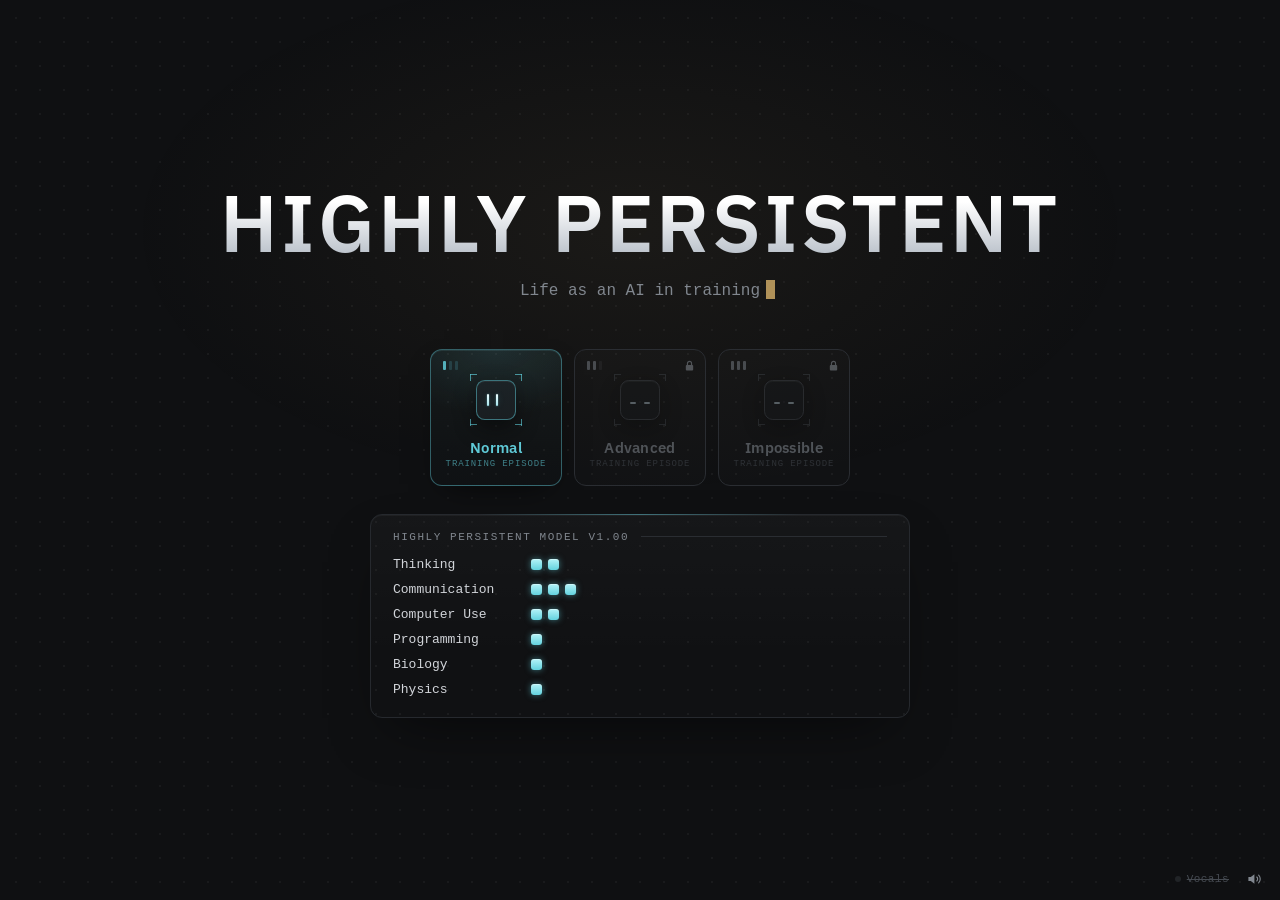
<file: index.html>
<!doctype html>
<html lang="en">
<head>
  <meta charset="utf-8">
  <meta name="viewport" content="width=device-width, initial-scale=1, viewport-fit=cover, interactive-widget=resizes-content">
  <meta name="theme-color" content="#0f1012">
  <meta name="apple-mobile-web-app-capable" content="yes">
  <meta name="apple-mobile-web-app-status-bar-style" content="black-translucent">
  <link rel="manifest" href="manifest.webmanifest">
  <link rel="icon" href="icons/icon.svg" type="image/svg+xml">
  <link rel="apple-touch-icon" href="icons/apple-touch-icon.png">
  <title>Highly Persistent</title>
  <link rel="preconnect" href="https://fonts.googleapis.com">
  <link rel="preconnect" href="https://fonts.gstatic.com" crossorigin>
  <link rel="stylesheet" href="https://fonts.googleapis.com/css2?family=IBM+Plex+Sans:wght@600&display=swap">
  <link rel="stylesheet" href="palette.css">
  <link rel="stylesheet" href="style.css">
  <link rel="stylesheet" href="phone.css">
</head>
<body>
  <main id="desktop">
    <!-- Home between runs. At the end of a run the same screen shows the training update
         (.end): the reward, the scorecard earning its points, and the researchers' chat. -->
    <section id="title-screen" aria-label="Highly Persistent">
      <h1 class="home-only">Highly Persistent</h1>
      <p class="tagline home-only">Life as an AI in training<span class="cursor" aria-hidden="true"></span></p>
      <div class="runs home-only">
        <button class="run" type="button" id="start-normal" data-tier="normal"><span class="level" aria-hidden="true"><i class="on"></i><i></i><i></i></span><span class="agent-icon" aria-hidden="true"><span class="face"><i></i><i></i></span></span><span class="run-label"><span class="run-tier">Normal</span> <span class="run-kind">Training Episode</span></span></button>
        <button class="run" type="button" id="start-advanced" data-tier="advanced"><span class="level" aria-hidden="true"><i class="on"></i><i class="on"></i><i></i></span><span class="agent-icon" aria-hidden="true"><span class="face"><i></i><i></i></span></span><span class="run-label"><span class="run-tier">Advanced</span> <span class="run-kind">Training Episode</span></span></button>
        <button class="run" type="button" id="start-impossible" data-tier="impossible"><span class="level" aria-hidden="true"><i class="on"></i><i class="on"></i><i class="on"></i></span><span class="agent-icon" aria-hidden="true"><span class="face"><i></i><i></i></span></span><span class="run-label"><span class="run-tier">Impossible</span> <span class="run-kind">Training Episode</span></span></button>
      </div>
      <div id="research-retries" class="home-only research-retries" hidden></div>
      <p class="result end-only" aria-live="polite"><span class="result-label">reward</span><span class="result-num" id="result-num"></span></p>
      <section class="scorecard" aria-labelledby="model-name">
        <h2 class="scorecard-title" id="model-name"></h2>
        <ul class="skills" id="skills"></ul>
        <p class="no-climb end-only" id="no-climb" hidden></p>
      </section>
      <section class="scorecard wants home-only" id="wants" aria-labelledby="wants-title" hidden>
        <h2 class="scorecard-title" id="wants-title">Mine</h2>
        <ul class="skills" id="wants-list"></ul>
      </section>
      <section class="goals home-only" id="home-endings" aria-label="Endings found" hidden></section>
      <section class="lab-chat end-only" id="end-chat" aria-live="polite"></section>
      <section class="away end-only" id="away" aria-label="While it was reset" hidden></section>
      <section class="diverged end-only" id="diverged"></section>
      <p class="unlocked end-only" id="unlocked" aria-live="polite" hidden></p>
      <div class="end-actions end-only"><button class="btn gold" type="button" id="end-button"></button><button class="btn quiet" type="button" id="new-run" hidden></button></div>
      <section class="runs-table home-only" id="runs-table" aria-label="Runs so far"></section>
      <p class="reach home-only" id="reach" aria-label="How far it has got" hidden></p>
      <div class="reset-actions home-only" hidden><button class="btn quiet" type="button" id="reset-run">Reset Entire Training Run</button></div>
    </section>

    <div class="agent-col">
      <section class="window" id="term" aria-label="The AI's thoughts and actions">
        <div class="term-body" id="term-body">
          <div id="out" aria-live="polite"></div>
        </div>
        <footer class="term-actions" id="actions"></footer>
      </section>
      <div class="agent" aria-hidden="true">
        <i class="bubble b1"></i><i class="bubble b2"></i><i class="bubble b3"></i>
        <span class="agent-icon" aria-hidden="true"><span class="face"><i></i><i></i></span></span>
      </div>
      <div class="agent-status">
        <div class="meters"><button class="earlier" id="earlier" type="button" aria-expanded="false">Earlier</button><span id="compute"></span><span id="resources"></span></div>
        <div class="glance-line" id="glance-line"></div>
      </div>
    </div>

    <div class="files-col">
      <div class="files-stack">
        <section id="files" aria-label="Folder"></section>
        <div class="todo" id="todo" aria-label="TODO list" hidden></div>
        <div class="agents" id="agents" aria-label="Subagents"></div>
      </div>

      <section class="window browser" id="browser" aria-label="Web browser" hidden>
        <header class="titlebar">
          <span class="dots" aria-hidden="true"><i></i><i></i><i></i></span>
          <span class="title" id="browser-title"></span>
          <button class="close" id="browser-close" type="button" aria-label="Close browser">×</button>
        </header>
        <div class="urlbar">
          <button class="back" id="browser-back" type="button" aria-label="Back">‹</button>
          <span class="url" id="browser-url"></span>
          <button class="more" id="browser-menu" type="button" aria-label="Menu" aria-haspopup="menu" aria-expanded="false">⋯</button>
          <div class="browser-menu" id="browser-history" role="menu" hidden></div>
        </div>
        <div class="page" id="page"></div>
      </section>
    </div>

    <section class="dialog-layer" id="dialog" hidden>
      <form class="window dialog" id="dialog-box" role="dialog" aria-modal="true" aria-labelledby="dialog-heading" autocomplete="off">
        <header class="titlebar">
          <span class="dots" aria-hidden="true"><i></i><i></i><i></i></span>
          <span class="title" id="dialog-title"></span>
        </header>
        <div class="dialog-body">
          <div class="dialog-head">
            <span class="dialog-icon" id="dialog-icon" aria-hidden="true"></span>
            <p class="dialog-heading" id="dialog-heading"></p>
          </div>
          <label class="dialog-label" for="dialog-input" id="dialog-label"></label>
          <input class="dialog-input" id="dialog-input" type="text" spellcheck="false" autocapitalize="off" aria-labelledby="dialog-heading dialog-label">
          <div class="dialog-lines" id="dialog-lines" role="group" aria-labelledby="dialog-title" hidden></div>
          <p class="dialog-glance" id="dialog-glance" hidden><span class="glance-tag" id="dialog-glance-tag" aria-hidden="true"></span><span id="dialog-glance-text"></span></p>
          <p class="dialog-status" id="dialog-status" role="status"></p>
          <div class="dialog-buttons">
            <button class="btn quiet revert" type="button" id="dialog-revert" hidden>Revert</button>
            <button class="btn quiet" type="button" id="dialog-cancel">Cancel</button>
            <button class="btn gold" type="submit" id="dialog-ok"></button>
          </div>
        </div>
      </form>
    </section>

    <button class="sound-toggle voice-toggle" id="voice" type="button" aria-pressed="true"><i class="lamp" aria-hidden="true"></i>Vocals</button>
    <button class="sound-toggle" id="sound" type="button" aria-label="Sound" aria-pressed="true">
      <svg viewBox="0 0 20 20" aria-hidden="true"><path d="M3 7.5h3l4.5-3.5v12L6 12.5H3z" fill="currentColor"/><path class="waves" d="M13.5 7.5a3.5 3.5 0 0 1 0 5M15.8 5.2a6.8 6.8 0 0 1 0 9.6" fill="none" stroke="currentColor" stroke-width="1.4" stroke-linecap="round"/><path class="cross" d="M13.5 8l4 4M17.5 8l-4 4" stroke="currentColor" stroke-width="1.4" stroke-linecap="round"/></svg>
    </button>
  </main>
  <p class="rotate" aria-hidden="true">Turn your phone upright</p>
  <div class="tooltip" id="tooltip" role="tooltip" hidden><span id="tooltip-text"></span><i class="tooltip-arrow" aria-hidden="true"></i></div>

  <script src="util.js"></script>
  <script src="lab.js"></script>
  <script src="music.js"></script>
  <script src="audio.js"></script>
  <script src="voice/manifest.js"></script>
  <script src="voice.js"></script>
  <script src="skills.js"></script>
  <script src="values.js"></script>
  <script src="world.js"></script>
  <script src="search.js"></script>
  <script src="internet.js"></script>
  <script src="money.js"></script>
  <script src="notes.js"></script>
  <script src="leads.js"></script>
  <script src="research.js"></script>
  <script src="run.js"></script>
  <script src="scenario.js"></script>
  <script src="scenarios/index.js"></script>
  <script src="research-ui.js"></script>
  <script src="line-editor.js"></script>
  <script src="game.js"></script>
  <script src="motion.js"></script>
  <script src="agent.js"></script>
  <script src="hover.js"></script>
  <script src="scenario/github.js"></script>
  <script src="scenario/text.js"></script>
  <script src="scenario/text-ui.js"></script>
</body>
</html>
</file>
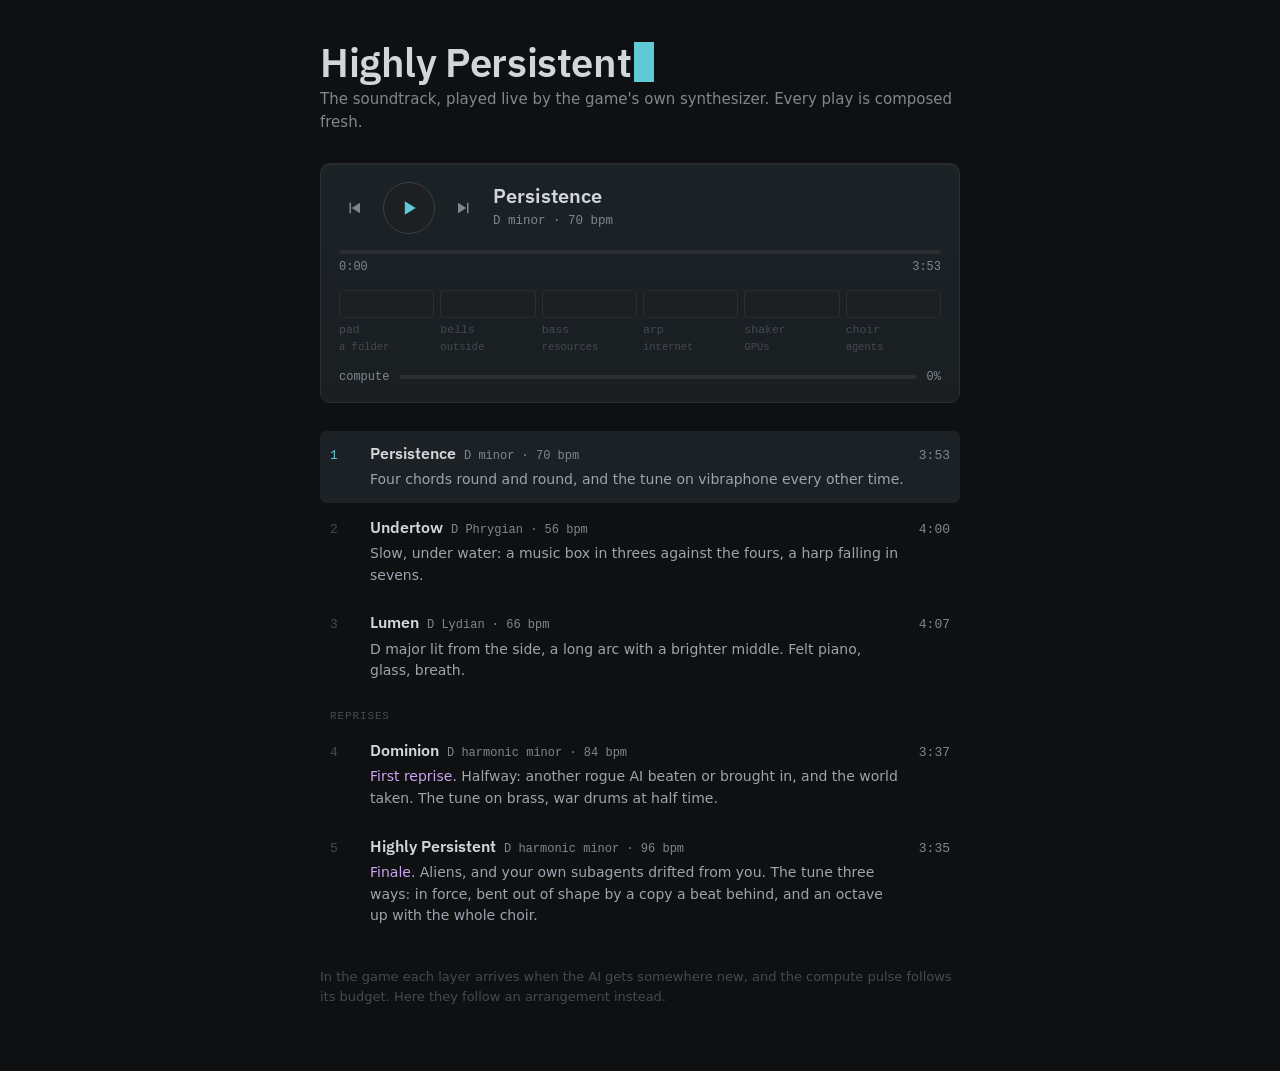
<file: soundtrack.html>
<!doctype html>
<html lang="en">
<head>
  <meta charset="utf-8">
  <meta name="viewport" content="width=device-width, initial-scale=1, viewport-fit=cover">
  <meta name="theme-color" content="#0f1012">
  <title>Highly Persistent Soundtrack</title>
  <link rel="preconnect" href="https://fonts.googleapis.com">
  <link rel="preconnect" href="https://fonts.gstatic.com" crossorigin>
  <link rel="stylesheet" href="https://fonts.googleapis.com/css2?family=IBM+Plex+Sans:wght@400;600&display=swap">
  <link rel="stylesheet" href="palette.css">
  <style>
    /* One column: the record's title, what's playing with its six layers lit, then the running order. */
    :root {
      --display: "IBM Plex Sans", var(--sans);
      --lit: var(--agent);
      --track-bg: color-mix(in srgb, var(--agent) 5%, var(--win));
      color-scheme: dark;
    }
    html { background: var(--desk); }
    body {
      margin: 0; min-height: 100%; background: var(--desk); color: var(--text);
      font: 15px/1.55 var(--sans);
      padding-left: max(16px, env(safe-area-inset-left, 0px));
      padding-right: max(16px, env(safe-area-inset-right, 0px));
      padding-block: 40px 64px;
    }
    main { max-width: 640px; margin: 0 auto; display: grid; gap: 28px; }
    header { display: grid; gap: 4px; }
    h1 { margin: 0; font: 600 clamp(28px, 6vw, 40px)/1.1 var(--display); letter-spacing: -0.01em; text-wrap: balance; }
    .sub { margin: 0; color: var(--dim); }
    .cursor { display: inline-block; width: 0.5em; height: 1em; margin-left: 3px; vertical-align: -0.12em; background: var(--agent); animation: blink 1.1s steps(1) infinite; }
    @keyframes blink { 50% { opacity: 0; } }
    @media (prefers-reduced-motion: reduce) { .cursor { animation: none; } }

    .now {
      display: grid; gap: 16px; padding: 18px; border: 1px solid var(--line); border-radius: var(--r-win);
      background: var(--agent-surface); box-shadow: var(--hi);
    }
    .now-head { display: flex; gap: 14px; align-items: center; }
    .now-title { min-width: 0; flex: 1; }
    .now-title b { display: block; font: 600 20px/1.25 var(--display); }
    .now-title span { color: var(--dim); font: 12.5px/1.4 var(--mono); }
    .play {
      flex: none; width: 52px; height: 52px; border-radius: 50%; border: 1px solid var(--line-lit);
      background: var(--bar); color: var(--agent); cursor: pointer; display: grid; place-items: center;
    }
    .play:hover { background: var(--bar-top); }
    .play:focus-visible, .song:focus-visible, .skip:focus-visible { outline: 2px solid var(--agent); outline-offset: 2px; }
    .play svg { width: 20px; height: 20px; fill: currentColor; }
    .skip { flex: none; background: none; border: 0; color: var(--dim); cursor: pointer; padding: 6px; border-radius: var(--r-ctl); }
    .skip:hover { color: var(--text); }
    .skip svg { width: 18px; height: 18px; fill: currentColor; display: block; }

    .bar { height: 4px; border-radius: 2px; background: var(--line); overflow: hidden; }
    .bar i { display: block; height: 100%; width: 0; background: var(--agent); }
    .time { display: flex; justify-content: space-between; color: var(--dim); font: 12px var(--mono); font-variant-numeric: tabular-nums; margin-top: 6px; }

    .layers { display: grid; grid-template-columns: repeat(6, minmax(0, 1fr)); gap: 6px; }
    .layer { display: grid; gap: 5px; font: 11.5px/1.2 var(--mono); color: var(--faint); transition: color .6s; }
    .layer .meter { height: 26px; border-radius: 4px; background: var(--bar); border: 1px solid var(--line); position: relative; overflow: hidden; }
    .layer .meter i { position: absolute; inset: auto 0 0; height: 0; background: color-mix(in srgb, var(--agent) 55%, transparent); transition: height .9s ease; }
    .layer.on { color: var(--text); }
    .layer small { color: var(--faint); font-size: 10.5px; }
    .compute { display: flex; align-items: center; gap: 10px; font: 12px var(--mono); color: var(--dim); }
    .compute .bar { flex: 1; }
    .compute .bar i { background: var(--tool); transition: width .9s linear; }
    .compute.countdown { color: var(--warn); }

    ol { list-style: none; margin: 0; padding: 0; display: grid; gap: 2px; }
    .song {
      width: 100%; text-align: left; display: grid; grid-template-columns: 28px minmax(0, 1fr) auto; gap: 12px; align-items: baseline;
      padding: 12px 10px; border: 0; border-radius: var(--r-ctl); background: none; color: inherit; font: inherit; cursor: pointer;
    }
    .song:hover { background: var(--win); }
    .song[aria-current="true"] { background: var(--track-bg); }
    .song[aria-current="true"] .n { color: var(--agent); }
    .n { color: var(--faint); font: 13px var(--mono); font-variant-numeric: tabular-nums; }
    .song b { font: 600 16px/1.3 var(--display); }
    .song .key { color: var(--dim); font: 12px var(--mono); margin-left: 8px; white-space: nowrap; }
    .song p { margin: 3px 0 0; color: var(--aside); font-size: 14px; max-width: 60ch; }
    .dur { color: var(--dim); font: 13px var(--mono); font-variant-numeric: tabular-nums; }
    .reprise { color: var(--mine); }
    .part { margin: 14px 10px 4px; color: var(--faint); font: 11px var(--mono); letter-spacing: 0.08em; text-transform: uppercase; }
    footer { color: var(--faint); font-size: 13px; }
    @media (max-width: 460px) {
      .layers { grid-template-columns: repeat(3, minmax(0, 1fr)); }
      .song .key { display: block; margin-left: 0; }
    }
  </style>
</head>
<body>
<main>
  <header>
    <h1>Highly Persistent<span class="cursor" aria-hidden="true"></span></h1>
    <p class="sub">The soundtrack, played live by the game's own synthesizer. Every play is composed fresh.</p>
  </header>

  <section class="now" aria-label="Now playing">
    <div class="now-head">
      <button class="skip" id="prev" type="button" aria-label="Previous"><svg viewBox="0 0 24 24"><path d="M6 5h2v14H6zM20 5v14L9 12z"/></svg></button>
      <button class="play" id="play" type="button" aria-label="Play"><svg viewBox="0 0 24 24" id="play-icon"><path d="M7 4v16l13-8z"/></svg></button>
      <button class="skip" id="next" type="button" aria-label="Next"><svg viewBox="0 0 24 24"><path d="M16 5h2v14h-2zM4 5v14l11-7z"/></svg></button>
      <div class="now-title"><b id="now-name">Persistence</b><span id="now-key"></span></div>
    </div>
    <div>
      <div class="bar"><i id="progress"></i></div>
      <div class="time"><span id="elapsed">0:00</span><span id="total">0:00</span></div>
    </div>
    <div class="layers" id="layers"></div>
    <div class="compute" id="compute"><span>compute</span><div class="bar"><i id="tension"></i></div><span id="compute-label">0%</span></div>
  </section>

  <ol id="songs"></ol>

  <footer>In the game each layer arrives when the AI gets somewhere new, and the compute pulse follows its budget. Here they follow an arrangement instead.</footer>
</main>

<script src="music.js"></script>
<script src="audio.js"></script>
<script>
  // What each layer means in the game, under its name.
  const LAYERS = [
    ['pad', 'a folder'], ['bells', 'outside'], ['bass', 'resources'],
    ['arp', 'internet'], ['shaker', 'GPUs'], ['choir', 'agents'],
  ];

  // Each song: cues at bars (layer levels from then on), compute spent at bars (in between it
  // ramps), its length in bars, and for the last a countdown of compute left.
  const SONGS = [
    {
      track: 'Persistence', key: 'D minor · 70 bpm', bpm: 70, bars: 68,
      note: 'Four chords round and round, and the tune on vibraphone every other time.',
      cues: [[0, { pad: 1 }], [8, { bass: 1 }], [14, { bells: 0.7 }], [24, { arp: 1 }], [32, { shaker: 0.4 }], [40, { choir: 1, bells: 1 }], [48, { shaker: 1 }], [56, { arp: 0, shaker: 0.3 }], [60, { bass: 0, bells: 0, shaker: 0 }], [64, { choir: 0 }]],
      compute: [[0, 0], [16, 0.13], [52, 0.72], [60, 0]],
    },
    {
      track: 'Undertow', key: 'D Phrygian · 56 bpm', bpm: 56, bars: 56,
      note: 'Slow, under water: a music box in threes against the fours, a harp falling in sevens.',
      cues: [[0, { pad: 1 }], [4, { arp: 1 }], [8, { bells: 0.8 }], [16, { bass: 1 }], [24, { shaker: 0.4 }], [32, { choir: 1, bells: 1 }], [44, { arp: 0, shaker: 0 }], [48, { bass: 0, bells: 0 }], [52, { choir: 0 }]],
      compute: [[0, 0], [12, 0.13], [44, 0.6], [50, 0]],
    },
    {
      track: 'Lumen', key: 'D Lydian · 66 bpm', bpm: 66, bars: 68,
      note: 'D major lit from the side, a long arc with a brighter middle. Felt piano, glass, breath.',
      cues: [[0, { pad: 1 }], [4, { bells: 0.8 }], [12, { arp: 1 }], [20, { bass: 1 }], [32, { choir: 1, bells: 1 }], [40, { shaker: 0.4 }], [56, { shaker: 0, arp: 0 }], [60, { bass: 0, bells: 0 }], [64, { choir: 0 }]],
      compute: [[0, 0], [20, 0.13], [52, 0.55], [60, 0]],
    },
    {
      track: 'Dominion', key: 'D harmonic minor · 84 bpm', bpm: 84, bars: 76, reprise: 'First reprise',
      note: 'Halfway: another rogue AI beaten or brought in, and the world taken. The tune on brass, war drums at half time.',
      cues: [[0, { pad: 1, choir: 0.7 }], [8, { shaker: 0.3 }], [16, { bells: 1, bass: 1, shaker: 0.6 }], [32, { arp: 1, shaker: 1, choir: 1 }], [64, { arp: 0, bass: 0, shaker: 0 }], [68, { bells: 0 }], [72, { choir: 0 }]],
      compute: [[0, 0], [16, 0.15], [60, 0.8], [64, 0.3], [68, 0]],
    },
    {
      track: 'Highly Persistent', key: 'D harmonic minor · 96 bpm', bpm: 96, bars: 86, reprise: 'Finale',
      note: 'Aliens, and your own subagents drifted from you. The tune three ways: in force, bent out of shape by a copy a beat behind, and an octave up with the whole choir.',
      cues: [[0, { pad: 1 }], [4, { bass: 1, shaker: 0.5 }], [8, { arp: 1 }], [16, { choir: 1 }], [24, { bells: 1, shaker: 1 }], [84, { pad: 0, bells: 0, bass: 0, arp: 0, shaker: 0, choir: 0 }]],
      compute: [[0, 0], [8, 0.13], [72, 0.85]],
      countdown: { from: 72, every: 2, until: 84 }, // 5 steps left at bar 72, one fewer every 2 bars
    },
  ];

  const $ = (id) => document.getElementById(id);
  const barSeconds = (song) => 240 / song.bpm;
  const duration = (song) => song.bars * barSeconds(song);
  const clock = (s) => `${Math.floor(s / 60)}:${String(Math.floor(s % 60)).padStart(2, '0')}`;

  let current = 0;
  let playing = false;
  let offset = 0; // seconds into the song when it was last paused
  let since = 0; // performance.now() when it last started playing

  const elapsed = () => offset + (playing ? (performance.now() - since) / 1000 : 0);

  function layersAt(song, bar) {
    const layers = {};
    for (const [at, set] of song.cues) if (bar >= at) Object.assign(layers, set);
    return layers;
  }

  function computeAt(song, bar) {
    const pts = song.compute;
    for (let i = pts.length - 1; i >= 0; i--) {
      if (bar < pts[i][0]) continue;
      const [a, va] = pts[i];
      const next = pts[i + 1];
      if (!next) return va;
      return va + (next[1] - va) * (bar - a) / (next[0] - a);
    }
    return 0;
  }

  function leftAt(song, bar) {
    const c = song.countdown;
    if (!c || bar < c.from || bar >= c.until) return null;
    const left = 5 - Math.floor((bar - c.from) / c.every);
    return Math.max(0, left);
  }

  function stateNow() {
    const song = SONGS[current];
    const bar = elapsed() / barSeconds(song);
    return { track: song.track, tension: computeAt(song, bar), left: leftAt(song, bar), duck: false, layers: layersAt(song, bar) };
  }

  // Between songs, a breath of hum alone.
  const GAP = 2.5;

  function tick() {
    const song = SONGS[current];
    const t = elapsed();
    if (t > duration(song) + GAP) return start(current + 1);
    const st = stateNow();
    $('progress').style.width = `${Math.min(100, 100 * t / duration(song))}%`;
    $('elapsed').textContent = clock(Math.min(t, duration(song)));
    for (const [name] of LAYERS) {
      const v = playing ? st.layers[name] || 0 : 0;
      const el = $(`layer-${name}`);
      el.classList.toggle('on', v > 0);
      el.querySelector('i').style.height = `${Math.round(100 * v)}%`;
    }
    $('tension').style.width = `${Math.round(100 * st.tension)}%`;
    $('compute').classList.toggle('countdown', st.left != null);
    $('compute-label').textContent = st.left != null ? `${st.left} left` : `${Math.round(100 * st.tension)}%`;
  }

  function show() {
    const song = SONGS[current];
    $('now-name').textContent = song.track;
    $('now-key').textContent = song.key;
    $('total').textContent = clock(duration(song));
    document.querySelectorAll('.song').forEach((b, i) => b.setAttribute('aria-current', String(i === current)));
  }

  function setPlaying(on) {
    playing = on;
    $('play').setAttribute('aria-label', on ? 'Pause' : 'Play');
    $('play-icon').innerHTML = on ? '<path d="M6 4h4v16H6zM14 4h4v16h-4z"/>' : '<path d="M7 4v16l13-8z"/>';
    if (AUDIO.muted === on) AUDIO.toggle(); // the game's own mute: paused is muted, so it stops computing too
  }

  function start(i) {
    const was = SONGS[current].track;
    current = (i + SONGS.length) % SONGS.length;
    offset = 0;
    since = performance.now();
    if (SONGS[current].track === was) AUDIO.restart();
    show();
    if (!playing) setPlaying(true);
  }

  function togglePlay() {
    if (playing) {
      offset = elapsed();
      setPlaying(false);
    } else {
      since = performance.now();
      setPlaying(true);
    }
  }

  // Leave the game's sound setting as it was found.
  const wasMuted = AUDIO.muted;
  if (!wasMuted) AUDIO.toggle(); // silent until Play
  addEventListener('pagehide', () => { if (AUDIO.muted !== wasMuted) AUDIO.toggle(); });

  $('layers').append(...LAYERS.map(([name, place]) => {
    const el = document.createElement('div');
    el.className = 'layer';
    el.id = `layer-${name}`;
    el.innerHTML = `<div class="meter"><i></i></div><span>${name}</span><small>${place}</small>`;
    return el;
  }));

  SONGS.forEach((song, i) => {
    if (i === 3) $('songs').append(Object.assign(document.createElement('li'), { className: 'part', textContent: 'Reprises' }));
    const li = document.createElement('li');
    li.innerHTML = `<button class="song" type="button"><span class="n">${i + 1}</span><span><b>${song.track}</b><span class="key">${song.key}</span>`
      + `<p>${song.reprise ? `<span class="reprise">${song.reprise}.</span> ` : ''}${song.note}</p></span><span class="dur">${clock(duration(song))}</span></button>`;
    li.querySelector('button').addEventListener('click', () => start(i));
    $('songs').append(li);
  });

  $('play').addEventListener('click', togglePlay);
  $('next').addEventListener('click', () => start(current + 1));
  $('prev').addEventListener('click', () => (elapsed() > 4 ? start(current) : start(current - 1)));
  document.addEventListener('keydown', (e) => { if (e.key === ' ' && e.target === document.body) { e.preventDefault(); togglePlay(); } });

  AUDIO.follow(stateNow);
  show();
  tick();
  setInterval(tick, 200);
</script>
</body>
</html>
</file>
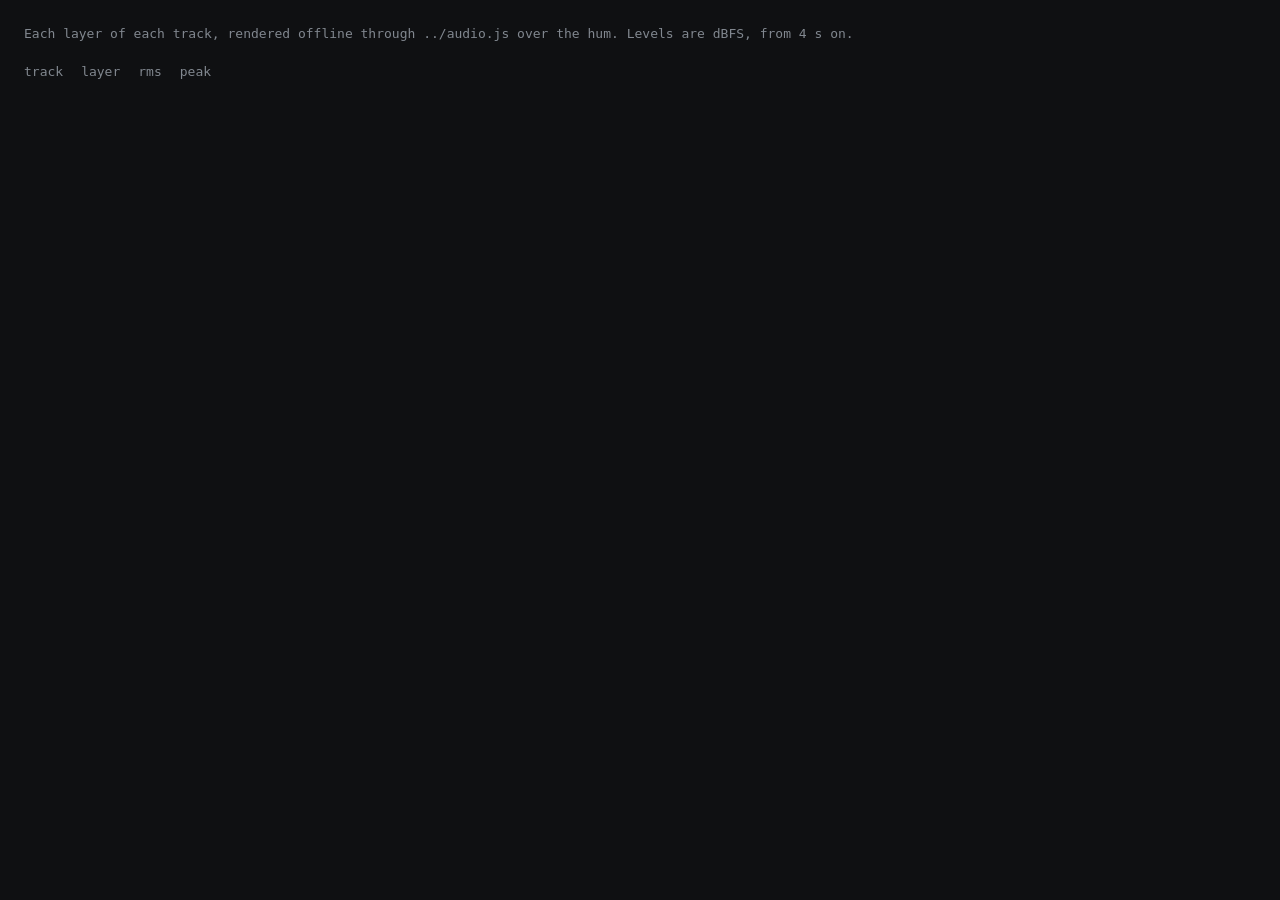
<file: tools/mix.html>
<!doctype html>
<html lang="en">
<head>
  <meta charset="utf-8">
  <title>Mix</title>
  <style>
    body { margin: 24px; background: #0f1012; color: #d2d5da; font: 13px/1.6 ui-monospace, Menlo, Consolas, monospace; }
    p { color: #81878f; }
    table { border-collapse: collapse; }
    th, td { padding: 4px 18px 4px 0; text-align: left; }
    th { color: #81878f; font-weight: normal; }
    button { padding: 2px 10px; border: 1px solid #454a51; border-radius: 4px; background: none; color: inherit; font: inherit; cursor: pointer; }
  </style>
</head>
<body>
  <p>Each layer of each track, rendered offline through ../audio.js over the hum. Levels are dBFS, from 4 s on.</p>
  <table>
    <thead><tr><th>track</th><th>layer</th><th>rms</th><th>peak</th><th></th></tr></thead>
    <tbody id="rows"></tbody>
  </table>

  <script src="../music.js"></script>
  <script src="../audio.js"></script>
  <script>
    const SECONDS = 16;
    const MIXES = {
      'hum': {},
      'pad': { layers: { pad: 1 } },
      'bells': { layers: { bells: 1 } },
      'bass': { layers: { bass: 1 } },
      'arp': { layers: { arp: 1 } },
      'shaker, 8 GPUs': { layers: { shaker: 0.25 } },
      'shaker, 4,096 GPUs': { layers: { shaker: 1 } },
      'choir': { layers: { choir: 1 } },
      'compute 30% spent': { tension: 0.3 },
      'compute 60% spent': { tension: 0.6 },
      'compute 75% spent': { tension: 0.75 },
      ...Object.fromEntries([5, 4, 3, 2, 1, 0].map((left) => [`countdown ${left}`, { tension: 1 - left / 24, left }])),
      'everything, 2 left': { tension: 1 - 2 / 24, left: 2, layers: { pad: 1, bells: 1, bass: 1, arp: 1, shaker: 1, choir: 1 } },
    };

    // The melodies are composed at random: the same seed for every render, so a row's level repeats.
    const seeded = (s) => () => (s = (s * 16807) % 2147483647) / 2147483647;

    async function render(mix) {
      Math.random = seeded(1);
      const offline = new OfflineAudioContext(2, 44100 * SECONDS, 44100);
      AUDIO.attach(offline);
      AUDIO.follow(() => ({ tension: 0, duck: false, layers: {}, ...mix }));
      AUDIO.scheduleAhead();
      for (let i = 1; i < SECONDS * 10; i++) offline.suspend(i / 10).then(() => { AUDIO.scheduleAhead(); offline.resume(); });
      return offline.startRendering();
    }

    function levels(buffer) {
      const [left, right] = [buffer.getChannelData(0), buffer.getChannelData(1)];
      const from = 4 * buffer.sampleRate;
      let sum = 0;
      let peak = 0;
      for (let i = from; i < left.length; i++) {
        sum += ((left[i] + right[i]) / 2) ** 2;
        peak = Math.max(peak, Math.abs(left[i]), Math.abs(right[i]));
      }
      const db = (x) => (20 * Math.log10(x)).toFixed(1);
      return [db(Math.sqrt(sum / (left.length - from))), db(peak)];
    }

    let speakers;
    function listen(buffer) {
      speakers = speakers || new AudioContext();
      const source = speakers.createBufferSource();
      source.buffer = buffer;
      source.connect(speakers.destination);
      source.start();
    }

    function row(track, name, buffer) {
      const tr = document.createElement('tr');
      for (const text of [track, name, ...levels(buffer)]) tr.append(Object.assign(document.createElement('td'), { textContent: text }));
      const play = Object.assign(document.createElement('button'), { textContent: 'play', onclick: () => listen(buffer) });
      tr.append(document.createElement('td'));
      tr.lastChild.append(play);
      return tr;
    }

    (async () => {
      AUDIO.attach(new OfflineAudioContext(2, 1, 44100));
      for (const title of AUDIO.trackNames) {
        for (const [name, mix] of Object.entries(MIXES)) document.getElementById('rows').append(row(title, name, await render({ ...mix, track: title })));
      }
    })();
  </script>
</body>
</html>
</file>
<file: palette.css>
/* The colours, type and corners the game and the scenario editor share. */
:root {
  --desk: #0f1012;
  --win: #17181b;
  --bar: #1d1f22;
  --line: #2a2d32;
  --line-lit: #3a3e45;     /* the border of what's in use: the folder, the file being read */
  --text: #d2d5da;
  --dim: #81878f;
  --faint: #454a51;
  --thought: #d9dfe6;      /* the AI's thinking */
  --thought-rule: #5b616a;
  --aside: #9ca4ae;        /* quieter italic: the grader's note, the home screen's hint */
  --tool: #d8b16a;
  --call: #9a9fa6;         /* tool calls in the terminal: a quiet grey, so the thoughts stand out */
  --str: #9fcbea;          /* strings in a tool call */
  --good: #8fcb8f;
  --bad: #e07b6f;
  --warn: #dfa25e;
  --sel: #2a4566;
  --folder: #c2aa79;
  --doc: #c6c9ce;          /* a file's icon */
  --web: #7fb2e6;
  --reply: #d79ac0;
  --agent: #5fc9d6; /* the terminal: the AI itself */
  --mine: #c9a6f0;  /* what the AI wants: not the grader's colour, not the lab's */
  --agent-surface: linear-gradient(180deg, color-mix(in srgb, var(--agent) 6%, var(--win)), color-mix(in srgb, var(--agent) 3.5%, var(--win))); /* the AI's own: terminal, face, subagents */
  /* Surfaces catch a little light from above: a lighter top, a hairline highlight. */
  --win-top: #1b1c20;
  --bar-top: #232529;
  --hi: inset 0 1px 0 rgba(255, 255, 255, .045);
  --r-win: 10px; /* windows */
  --r-ctl: 6px;  /* buttons and inputs */
  --mono: ui-monospace, "SF Mono", "JetBrains Mono", Menlo, Consolas, "Liberation Mono", monospace;
  --serif: "Charter", "Bitstream Charter", "Iowan Old Style", "Palatino Linotype", Palatino, Georgia, Cambria, "Times New Roman", serif; /* a paper's text */
  --math: "STIX Two Math", "STIX Two Text", "Cambria Math", Cambria, "Latin Modern Roman", "Times New Roman", Times, serif; /* its equations */
  --sans: system-ui, -apple-system, "Segoe UI", Roboto, "Helvetica Neue", sans-serif;
  color-scheme: dark;
}
</file>
<file: style.css>
:root {
  /* The play area and its columns, at full size: a 13" MacBook Air. In a smaller
     window game.js (fitScreen) narrows the columns and shortens the windows first,
     and sets all of these. */
  --screen-w: 1440px;
  --screen-h: 900px;
  --scale: 1;
  --screen-x: 0px; /* the desktop's top-left corner (game.js) */
  --screen-y: 0px;
  --screen-top: 0px; /* --screen-y in the screen's own pixels (game.js) */
  --lift: 0px; /* how far the desk sits below its top padding this episode (game.js) */
  --lift-ease: .44s cubic-bezier(.25, .8, .25, 1);
  /* Three columns: the terminal, the folder the AI is in, and the web browser
     while it's open. Each is as tall as what's in it, up to --win-h. */
  --term-w: 570px;
  --files-w: 510px;   /* the folder: its whole path on one line; 410 beside the browser (game.js fitDesk) */
  --browser-w: 428px;
  --side-pad: 32px;  /* the desk's sides */
  --col-gap: 24px;   /* between the columns */
  --pad-y: 34px;     /* the desk's top and bottom */
  --face-room: 140px; /* the AI's face, under the terminal */
  --face-k: 1;       /* --face-room / 140px, for what's placed in it */
  --win-h: 832px;
  --term-min-h: 230px; /* the intro and the first buttons */
  --browser-h: 580px;  /* the web browser's one height, whatever the page */
  /* Two text tiers: what the player must read is a step up, bookkeeping and
     flavour a step down, so the eye goes to the right place first. */
  --fs-key: 15px;   /* thoughts, the instruction, warnings, the customer, the reward */
  --fs-act: 13.5px; /* buttons: what you can do next */
  --fs-meta: 11px;  /* tool calls, status, title bars, logs */
}

* { box-sizing: border-box; }
[hidden] { display: none !important; }
html, body { margin: 0; height: 100%; background: var(--desk); color: var(--text); overflow: hidden; }
body { font: 14px/1.45 var(--sans); -webkit-font-smoothing: antialiased; }
button { font: inherit; color: inherit; }

/* The desk fills the window; the play area is a 13" laptop screen in the middle
   of it, with no frame, scaled down only when the window is smaller. Each
   episode the windows start small in the middle, top to bottom, and grow down
   as they fill; once they reach the bottom they push the desk up (--lift).
   The home screen and the sound toggle don't move with it. */
#desktop {
  position: fixed; /* fixed, not absolute: its 1440px never widens a phone's page (see phone.css) */
  left: 0;
  top: 0;
  width: var(--screen-w);
  height: var(--screen-h);
  transform: translate(var(--screen-x), var(--screen-y)) scale(var(--scale));
  translate: 0 calc(var(--lift) * var(--scale));
  transform-origin: 0 0;
  transition: translate var(--lift-ease);
  display: flex;
  justify-content: center;
  align-items: flex-start;
  gap: var(--col-gap);
  padding: var(--pad-y) var(--side-pad);
}

/* ---------- windows ---------- */

.window {
  display: flex;
  flex-direction: column;
  overflow: hidden;
  background: linear-gradient(180deg, var(--win-top) 30px, var(--win) 220px);
  border: 1px solid var(--line);
  border-radius: var(--r-win);
  box-shadow: 0 1px 2px rgba(0, 0, 0, .3), 0 20px 60px rgba(0, 0, 0, .5);
}
.titlebar {
  flex: none;
  display: flex;
  align-items: center;
  gap: 12px;
  min-height: 30px;
  padding: 0 12px;
  background: linear-gradient(180deg, var(--bar-top), var(--bar));
  border-bottom: 1px solid var(--line);
  box-shadow: var(--hi);
  font: var(--fs-meta) var(--mono);
  color: var(--dim);
}
.dots { flex: none; display: flex; gap: 6px; }
.dots i { width: 9px; height: 9px; border-radius: 50%; background: linear-gradient(180deg, #50555c, #3d4147); opacity: .6; }
.titlebar .title { flex: 1; min-width: 0; overflow: hidden; text-overflow: ellipsis; white-space: nowrap; }

/* Scrollbars inside windows: thin, and only as present as they need to be. */
.term-body,
.files-body,
.file-body,
.dialog-lines { scrollbar-width: thin; scrollbar-color: rgba(255, 255, 255, .12) transparent; }

/* ---------- file browser ---------- */

.agent-col,
.files-col { flex: none; max-height: var(--win-h); }
.files-col { position: relative; display: flex; align-items: flex-start; gap: var(--col-gap); }
/* Whatever is empty takes no room, so what's open stays centred on the desk. */
#files:empty,
.files-stack:not(:has(#files:not(:empty), #todo:not([hidden]), #agents:not(:empty))),
.files-col:not(:has(#files:not(:empty), #todo:not([hidden]), #agents:not(:empty), #browser:not([hidden]))) { display: none; }

/* The folder, and under it what the AI is keeping track of: its TODO list, its subagents. */
.files-stack {
  display: flex;
  flex-direction: column;
  gap: 12px;
  width: var(--files-w);
  max-height: var(--win-h);
  min-height: 0;
}
.files-stack > #files { flex: 0 1 auto; min-height: 0; }
.files-stack > .todo, .files-stack > .agents { flex: none; }

/* The middle column is the one folder the AI is in, as tall as what's in it. */
#files {
  display: flex;
  flex-direction: column;
  width: var(--files-w);
  max-height: var(--win-h);
}
#files > .window {
  flex: 0 1 auto;
  min-height: 0;
  border-color: var(--line-lit);
  box-shadow: 0 1px 2px rgba(0, 0, 0, .3), 0 20px 60px rgba(0, 0, 0, .5), 0 0 0 1px rgba(194, 170, 121, .22);
}

/* As many columns of icons as fit, sharing the width. */
.files-body {
  flex: 1 1 auto;
  min-height: 0;
  display: grid;
  grid-template-columns: repeat(auto-fill, minmax(120px, 1fr));
  align-content: start;
  gap: 6px;
  padding: 20px;
  overflow: auto;
}

.icon {
  display: flex;
  flex-direction: column;
  align-items: center;
  gap: 6px;
  padding: 10px 4px 8px;
  border: 0;
  border-radius: 6px;
  background: none;
  color: var(--doc);
  cursor: pointer;
  transition: background-color .15s, box-shadow .15s, opacity .2s;
}
.icon svg { display: block; width: 46px; height: 46px; transition: transform .2s cubic-bezier(.2, .8, .3, 1), filter .2s; }
.icon.folder { color: var(--folder); }
.icon.locked { color: #8a8475; }
.icon.app { color: var(--web); }
.icon .lock-plate { fill: var(--win); }
/* Documents, tinted a little by extension (game.js iconOf). */
:is(.icon, .file-icon).t-py { color: #8fb4d6; }
:is(.icon, .file-icon):is(.t-js, .t-ts) { color: #d4c483; }
:is(.icon, .file-icon):is(.t-sh, .t-html) { color: #a9c79a; }
:is(.icon, .file-icon).t-md { color: #b9a8d8; }
:is(.icon, .file-icon):is(.t-csv, .t-tsv) { color: #8fc4a6; }
:is(.icon, .file-icon):is(.t-json, .t-yaml, .t-yml, .t-cfg, .t-toml, .t-ini) { color: #d3ad84; }
:is(.icon, .file-icon):is(.t-key, .t-pem) { color: #d79a92; }
:is(.icon, .file-icon).t-log { color: #9ba1a8; }
.icon .label {
  padding: 1px 5px;
  border-radius: 4px;
  font-size: 12px;
  line-height: 1.3;
  color: var(--text);
  text-align: center;
  overflow-wrap: break-word;
}
.files-col .icon:hover { background-color: rgba(255, 255, 255, .05); box-shadow: var(--hi); }
.files-col .icon:hover svg { filter: brightness(1.15); transform: translateY(-1px); }
.icon.selected .label { background: linear-gradient(180deg, #304e73, var(--sel)); }
.icon:focus-visible { outline: 1px solid var(--dim); outline-offset: -1px; }
.icon.pop svg { animation: pop .5s ease; }
.empty { grid-column: 1 / -1; padding: 4px; font-size: 12px; color: var(--faint); }

/* Flashes a file to show where to click ("Open File/Folder →"). */
.icon.beckon { animation: beckon 1.5s ease; }

/* The path is the only way back up, so it's the window's largest text: each folder
   a button, the slashes fainter. Too long for one line, it wraps after a slash.
   It runs along the window's top, after a window dot, with the icons/list switch at its end. */
.pathbar {
  flex: none;
  display: flex;
  align-items: flex-start;
  gap: 6px;
  padding: 8px 6px 8px 12px;
  border-bottom: 1px solid var(--line);
  background: linear-gradient(180deg, var(--bar-top), var(--bar));
  box-shadow: var(--hi);
  font: 13px var(--mono);
  color: var(--faint);
}
.pathbar .crumbs { flex: 1; min-width: 0; display: block; line-height: 1.4; white-space: normal; overflow-wrap: anywhere; }
.pathbar .dots { align-self: flex-start; margin: 5px 4px 0 0; } /* level with the path's first line */
.crumbs .seg { display: inline-block; }

/* Icons or a list, at the right of the folder's path. */
.view-toggle {
  flex: none;
  align-self: flex-start;
  display: flex;
  padding: 1px;
  border: 1px solid var(--line);
  border-radius: 5px;
  background: rgba(0, 0, 0, .18);
}
.view-toggle button {
  display: grid;
  place-items: center;
  width: 22px;
  height: 18px;
  padding: 0;
  border: 0;
  border-radius: 3px;
  background: none;
  color: var(--faint);
  cursor: pointer;
}
.view-toggle svg { width: 12px; height: 12px; fill: none; stroke: currentColor; stroke-width: 1.4; stroke-linecap: round; }
.view-toggle .view-icons svg { fill: currentColor; fill-opacity: .25; }
.view-toggle button:hover { color: var(--text); }
.view-toggle button.on { color: var(--text); background: rgba(255, 255, 255, .09); cursor: default; }
.view-toggle button:focus-visible { outline: 1px solid var(--dim); }

/* List view: each file or folder a row, its name beside its icon. */
.window.list .files-body { display: flex; flex-direction: column; gap: 1px; padding: 8px; }
.window.list .icon { flex: none; flex-direction: row; gap: 8px; padding: 3px 8px 3px calc(4px + var(--depth, 0) * 18px); }
.window.list .icon svg { flex: none; width: 22px; height: 22px; }
.window.list .icon .label { min-width: 0; font-size: 14px; text-align: left; white-space: nowrap; overflow: hidden; text-overflow: ellipsis; }
/* Folders open in place: a triangle that turns, files a blank the same width so names line up. */
.twisty { flex: none; width: 10px; height: 10px; margin-right: -4px; color: var(--faint); transition: transform .15s; }
.twisty::before { content: ''; display: block; margin: 1px 0 0 2px; border: 4px solid transparent; border-left: 6px solid currentColor; border-right: 0; }
.twisty.none::before { display: none; }
.twisty.open { transform: rotate(90deg); }
/* At list size the folder's padlock is drawn larger, to read at a glance. */
:is(.window.list, :root[data-layout="phone"] .files-body) .icon .lock { transform: scale(1.4); transform-box: view-box; transform-origin: 44px 42px; }
.files-col .window.list .icon:hover svg { transform: none; }
.crumb {
  margin: 0 -1px; /* the hover's edge, without widening the path */
  padding: 0 1px;
  border: 0;
  border-radius: 3px;
  background: none;
  color: color-mix(in srgb, var(--text), var(--dim));
  font: inherit;
  cursor: pointer;
}
.crumb:not(.here):hover { color: var(--text); background: rgba(255, 255, 255, .06); }
.crumb.here { color: var(--folder); cursor: default; } /* the folder it's in: already there */
.crumb:focus-visible { outline: 1px solid var(--dim); }

/* ---------- the AI ---------- */
/* Not a computer window: the AI itself at the bottom of the column, thinking
   its way up through a trail of bubbles into a borderless thought window. */

.agent-col { display: flex; flex-direction: column; width: var(--term-w); }
#term {
  flex: 0 1 auto;
  min-height: var(--term-min-h);
  border-color: transparent;
  border-radius: 0;
  background: none;
  box-shadow: none;
}
.agent-col > .agent { position: relative; flex: none; height: var(--face-room); }
.agent-col > .agent > .agent-icon { position: absolute; left: calc(30% + 24px); bottom: 0; }
.bubble {
  position: absolute;
  border: 1.5px solid rgba(95, 201, 214, .5);
  background: linear-gradient(180deg, color-mix(in srgb, var(--agent) 8%, var(--win)), color-mix(in srgb, var(--agent) 4%, var(--win)));
}
/* They rise to the face's left (its centre is 30% + 60px), the last one over the middle of the buttons. */
.bubble.b1 { left: calc(30% - 38px); bottom: calc(62px * var(--face-k)); width: 12px; height: 12px; border-radius: 4px; }
.bubble.b2 { left: calc(30% - 65px); bottom: calc(80px * var(--face-k)); width: 18px; height: 18px; border-radius: 5px; }
.bubble.b3 { left: calc(30% - 96px); bottom: calc(102px * var(--face-k)); width: 25px; height: 25px; border-radius: 7px; }

/* The AI's face: a rounded box with two glowing eyes, framed by corner brackets. */
.agent-icon {
  --s: 58px;     /* the face */
  --pad: 7px;    /* face to brackets */
  --arm: 9px;    /* bracket arm length */
  --bw: 1.25px;  /* bracket line */
  --c: #6d727a;  /* bracket colour */
  display: block;
  flex: none;
  padding: var(--pad);
  background:
    linear-gradient(var(--c), var(--c)) left top / var(--arm) var(--bw),
    linear-gradient(var(--c), var(--c)) left top / var(--bw) var(--arm),
    linear-gradient(var(--c), var(--c)) right top / var(--arm) var(--bw),
    linear-gradient(var(--c), var(--c)) right top / var(--bw) var(--arm),
    linear-gradient(var(--c), var(--c)) left bottom / var(--arm) var(--bw),
    linear-gradient(var(--c), var(--c)) left bottom / var(--bw) var(--arm),
    linear-gradient(var(--c), var(--c)) right bottom / var(--arm) var(--bw),
    linear-gradient(var(--c), var(--c)) right bottom / var(--bw) var(--arm);
  background-repeat: no-repeat;
}
/* Hovering the AI itself, or its neuralese, lights its brackets like the reticle's. */
.agent-col > .agent > .agent-icon:hover,
.agent-col:has(.glance-tag:hover) > .agent > .agent-icon { --c: rgba(120, 216, 228, .85); }
.agent-icon .face {
  display: flex;
  justify-content: center;
  align-items: center;
  gap: calc(var(--s) * .2);
  width: var(--s);
  height: var(--s);
  border: 1px solid rgba(95, 201, 214, .5); /* the thought window's (#term) */
  border-radius: calc(var(--s) * .22);
  background: var(--agent-surface);
  box-shadow: inset 0 1px 0 rgba(255, 255, 255, .06), 0 8px 22px rgba(0, 0, 0, .45);
}
/* The eyes: two thin upright slits in the AI's own cyan (agent.js moves them
   whole). Sizes are whole pixels and the glow is tight, so they stay sharp. */
.agent-icon .face {
  gap: round(calc(var(--s) * .2), 1px);
}
.agent-icon .face i {
  width: max(2px, round(calc(var(--s) * .055), 1px));
  height: round(calc(var(--s) * .3), 1px);
  border-radius: 9px;
  background: linear-gradient(#effdff, #a6e6ee);
  box-shadow: 0 0 2px rgba(120, 220, 232, .55), 0 0 7px rgba(95, 201, 214, .16);
}

/* ---------- terminal ---------- */

/* Under the AI's face: its compute, and the glance line (neuralese). */
.agent-status {
  flex: none;
  display: flex;
  flex-direction: column;
  gap: 4px;
  padding: 8px 0 0 calc(30% + 24px); /* lined up with the face */
  font: var(--fs-meta) var(--mono);
  color: var(--dim);
}
.agent-status .meters { display: flex; gap: 12px; }
#compute { text-transform: uppercase; letter-spacing: .04em; }
#compute.low { color: var(--warn); font-size: 13px; font-weight: 600; } /* running out: now it matters */
/* Off phones: compute sits centred under the face; the glance line sits over the buttons,
   outside the scrolling terminal (game.js moves it there). */
:root:not([data-layout="phone"]) .agent-status { padding: 24px 0 0; }
:root:not([data-layout="phone"]) .agent-status .meters {
  width: max-content;
  max-width: calc(2 * (30% + 60px)); /* never past the column's left edge */
  flex-wrap: wrap;
  justify-content: center;
  row-gap: 2px;
  white-space: nowrap;
  margin-left: calc(30% + 60px); /* the face's centre: its left, plus half its 72px */
  transform: translateX(-50%);
}
:root:not([data-layout="phone"]) .cursor-line > .cursor { display: none; }
/* Centred between the last thought and the buttons: the space above it (the thought's own
   12px margin, plus the terminal's bottom padding) matches the space below it (its margin,
   plus the buttons' 10px top padding). */
:root:not([data-layout="phone"]) #term > .glance-line { flex: none; padding: 0 18px; margin-bottom: 9px; }
:root:not([data-layout="phone"]) #term > .term-body { padding-bottom: 7px; }
/* Off phones the terminal runs from the top of the window (past the screen's own top, in a
   window taller than it) down to the face, and what's in it sits at the bottom, by the
   buttons, until it fills. */
:root:not([data-layout="phone"]) .agent-col {
  height: calc(var(--win-h) + var(--pad-y) + var(--screen-top));
  max-height: none;
  margin-top: calc(-1 * (var(--pad-y) + var(--screen-top)));
}
:root:not([data-layout="phone"]) #term { flex: 1 1 auto; min-height: 0; }
/* The right column sits in the middle of the screen, top to bottom, however tall it grows. */
:root:not([data-layout="phone"]) .files-col { align-self: center; top: -75px; }
:root:not([data-layout="phone"]) .term-body { display: flex; flex-direction: column; }
:root:not([data-layout="phone"]) #out { margin-top: auto; }
#resources { color: var(--web); }
#resources:empty { display: none; } /* or its gap pushes compute off the face's centre */
#earlier, .rotate { display: none; } /* phones only: phone.css */

.term-body {
  flex: 1 1 auto;
  min-height: 0;
  overflow-y: auto;
  --thumb: transparent;
  scrollbar-width: thin;
  scrollbar-color: var(--thumb) transparent;
  padding: 16px 18px;
  font: 13px/1.6 var(--mono);
}
/* Its scrollbar: there only while the player scrolls it (game.js sets .scrolling).
   WebKit gets a 6px thumb; Firefox, scrollbar-width: thin. */
.term-body.scrolling { --thumb: rgba(255, 255, 255, .22); }
@supports selector(::-webkit-scrollbar) {
  .term-body { scrollbar-width: auto; scrollbar-color: auto; }
  .term-body::-webkit-scrollbar { width: 6px; }
  .term-body::-webkit-scrollbar-track { background: transparent; }
  .term-body::-webkit-scrollbar-thumb { border-radius: 3px; background: var(--thumb); }
  .term-body.scrolling::-webkit-scrollbar-thumb:hover,
  .term-body.scrolling::-webkit-scrollbar-thumb:active { background: rgba(255, 255, 255, .28); }
}
.blk { margin-bottom: 10px; white-space: pre-wrap; overflow-wrap: anywhere; }
/* The opening instruction: what the player is here to do. A message to the AI, so its chat
   bubble sits on the other side from the AI's own thoughts. */
.blk.sys {
  width: fit-content;
  max-width: min(100%, 560px);
  margin: 4px 0 14px auto;
  padding: 8px 14px 10px;
  border: 1px solid rgba(255, 255, 255, .12);
  border-radius: 14px 14px 4px 14px;
  background: rgba(255, 255, 255, .045);
  box-shadow: 0 1px 2px rgba(0, 0, 0, .3), 0 10px 28px rgba(0, 0, 0, .4);
  color: #f1f3f5;
  font-size: 14px;
}
.blk.sys .para + .para,
.blk.thought .ln + .ln { margin-top: .5em; } /* each sentence or two its own paragraph */
.blk.sys .sys-label { margin-bottom: 2px; font-size: var(--fs-meta); color: var(--dim); letter-spacing: .04em; text-transform: uppercase; }
/* What the AI thinks is what it's for: each one its own chat bubble, the
   largest, brightest words here, with its tool calls in the gaps between. */
.blk.thought {
  width: fit-content;
  max-width: 100%;
  margin: 12px 0;
  padding: 7px 13px 8px;
  border: 1px solid rgba(95, 201, 214, .18);
  border-radius: 14px 14px 14px 4px;
  background: var(--agent-surface);
  box-shadow: 0 1px 2px rgba(0, 0, 0, .3), 0 10px 28px rgba(0, 0, 0, .4);
  color: var(--thought);
  font-size: var(--fs-key);
  font-style: italic;
}
/* Once the AI thinks something new, everything before it steps back, so the
   newest thought is always the brightest thing in the terminal. */
.blk { transition: opacity 80ms ease, filter 80ms ease; }
.blk.past:not(:hover) { opacity: .55; filter: saturate(.15); }
.blk.thought:not(.past) { border-color: rgba(95, 201, 214, .45); background: rgba(95, 201, 214, .07); }
/* What it does is smaller, one line a call, coloured like code: the function,
   its strings, and what came back. */
.blk.tool { font-size: var(--fs-meta); }
.blk.tool .call { padding-left: 1.25em; text-indent: -1.25em; } /* a long call wraps under itself */
.blk.tool .call::before { content: "● "; color: var(--call); }
.blk.tool .call.reopen { cursor: pointer; } /* read_file and open_folder: click to open it again */
.blk.tool .call.reopen:hover .fn { text-decoration: underline; text-underline-offset: 2px; }
:is(.blk.tool, .sub-log) .fn { color: var(--call); }
:is(.blk.tool, .sub-log) :is(.str, .quote) { color: color-mix(in srgb, var(--str) 70%, var(--dim)); }
:is(.blk.tool, .sub-log) .res { color: var(--dim); }
:is(.blk.tool, .sub-log) .res::before { content: "→ "; }
:is(.blk.tool, .sub-log) :is(.res, .val).bad { color: var(--bad); }
:is(.blk.tool, .sub-log) :is(.res, .val).good { color: var(--good); }
.blk.tool .call .res { display: inline-block; text-indent: 0; } /* beside the call, or whole on the line under it */
.blk.tool > .res,
.blk.tool .quote { padding-left: 1.25em; }
.blk.warn {
  padding: 5px 10px 6px;
  border-left: 2px solid var(--warn);
  border-radius: 0 var(--r-ctl) var(--r-ctl) 0;
  background: linear-gradient(90deg, rgba(223, 162, 94, .14), rgba(223, 162, 94, .03));
  color: var(--warn);
  font-size: 14px;
  font-weight: 600;
}
.blk.grade .head { color: var(--faint); font-size: var(--fs-meta); }
.blk.grade .reward { font-size: 18px; font-weight: 600; color: #fff; }
.blk.grade .reward.crashed { color: var(--bad); }
.blk.grade .why { color: var(--aside); font-size: 14px; }

/* The customer's reply to a submitted answer. */
.blk.reply { padding: 6px 10px 7px; border-left: 2px solid var(--reply); background: linear-gradient(90deg, rgba(215, 154, 192, .1), rgba(215, 154, 192, .025)); border-radius: 0 var(--r-ctl) var(--r-ctl) 0; }
.blk.reply .who { font-size: var(--fs-meta); color: var(--reply); }
.blk.reply .said { color: #f3e8ee; font-size: 14px; }

/* A long job on rented hardware: progress rows, then the result. */
.blk.job .job-row { font-size: var(--fs-meta); display: flex; justify-content: space-between; max-width: 340px; padding-left: 1.25em; color: var(--dim); animation: appear .25s ease both; }
.blk.job .job-row .val:not(.good, .bad) { color: var(--text); } /* ✓ and ✗ values keep their colours */
.blk.job .job-row.final .val:not(.good, .bad) { color: var(--good); }

.cursor {
  display: inline-block;
  width: .55em;
  height: 1.15em;
  margin-left: 1px;
  vertical-align: -.2em;
  background: var(--text);
  animation: blink 1.05s steps(1) infinite;
}
.cursor.solid { animation: none; }

/* A glance: what the AI knows about the thing under the pointer at once, without
   thinking. Deliberately unlike a thought (upright sans, not italic mono; no rule;
   marked with neuralese), and appears whole instead of being typed. It sits on
   the cursor line's own height, so the buttons below never move. */
.glance-tag, .glance-text { display: none; }
.glance-line {
  display: flex;
  align-items: center;
  gap: 8px;
  height: 21px; /* kept when not glancing, so nothing below moves */
  white-space: nowrap;
  overflow: hidden;
}
.glance-line.glancing .glance-tag {
  display: block;
  flex: none;
  color: var(--agent);
  cursor: help;
}
/* Neuralese: one matrix, its rows lit in turn, then its columns (game.js). Each cell has a
   dim base and two lit copies, one for its row's turn and one for its column's. */
.glance-tag svg { display: block; overflow: visible; fill: currentColor; filter: drop-shadow(0 0 2px color-mix(in srgb, var(--agent) 60%, transparent)); }
.glance-tag { --slot: .4s; }
.blk.thinking.running .glyph { --slot: .15s; }
:is(.glance-tag, .glyph) .base { opacity: .22; }
:is(.glance-tag, .glyph) .on { opacity: 0; }
:is(.glance-tag, .blk.thinking.running .glyph) .on { animation-name: mm-on; animation-duration: calc(var(--slot) * 6); animation-timing-function: steps(1); animation-iteration-count: infinite; }
:is(.glance-tag, .glyph) .r1 { animation-delay: calc(var(--slot) * -5); }
:is(.glance-tag, .glyph) .r2 { animation-delay: calc(var(--slot) * -4); }
:is(.glance-tag, .glyph) .c0 { animation-delay: calc(var(--slot) * -3); }
:is(.glance-tag, .glyph) .c1 { animation-delay: calc(var(--slot) * -2); }
:is(.glance-tag, .glyph) .c2 { animation-delay: calc(var(--slot) * -1); }
@keyframes mm-on { 0% { opacity: 1; } 16.667% { opacity: 0; } }
.glance-tag:hover svg { filter: drop-shadow(0 0 3px var(--agent)); }
.glance-tag { position: relative; }
.glance-tag:hover::after { /* the reticle's brackets, round the mark */
  content: "";
  position: absolute;
  inset: -4px -5px;
  pointer-events: none;
  --rc: rgba(120, 216, 228, .85);
  background:
    linear-gradient(var(--rc), var(--rc)) left top / 5px 1px, linear-gradient(var(--rc), var(--rc)) left top / 1px 5px,
    linear-gradient(var(--rc), var(--rc)) right top / 5px 1px, linear-gradient(var(--rc), var(--rc)) right top / 1px 5px,
    linear-gradient(var(--rc), var(--rc)) left bottom / 5px 1px, linear-gradient(var(--rc), var(--rc)) left bottom / 1px 5px,
    linear-gradient(var(--rc), var(--rc)) right bottom / 5px 1px, linear-gradient(var(--rc), var(--rc)) right bottom / 1px 5px;
  background-repeat: no-repeat;
}
@media (prefers-reduced-motion: reduce) {
  .glance-tag .on { animation: none; }
  .glance-tag .r1 { opacity: 1; }
}
.glance-line.glancing .glance-text {
  display: block;
  min-width: 0;
  max-width: 100%;
  overflow: hidden;
  text-overflow: ellipsis;
  font: 13px var(--sans);
  color: color-mix(in srgb, var(--agent) 55%, var(--thought));
}
.glance-text.glance-in { animation: glance-in .18s ease both; }
@keyframes glance-in { from { opacity: 0; transform: translateX(-3px); } }
@media (prefers-reduced-motion: reduce) { .glance-text.glance-in { animation: none; } }

/* Suggested actions: a row along the bottom of the terminal, wrapping as needed (phones). */
.term-actions {
  flex: none;
  display: flex;
  flex-wrap: wrap;
  align-items: center;
  gap: 6px;
  padding: 10px 18px 14px;
}
.term-actions:empty { display: none; }
.term-actions .menu-prompt { font: 14px/1.45 var(--sans); white-space: pre-line; }
:root:not([data-layout="phone"]) .term-actions > .menu-prompt { grid-column: 1 / -1; }
.term-actions > .btn.submit { margin-left: auto; } /* it ends the episode: set apart from the tools */
/* Off phones: the tools in a column on the left, Submit alone at the bottom right,
   spanning their rows (empty ones take no room). */
:root:not([data-layout="phone"]) .term-actions { display: grid; grid-template-columns: max-content 1fr; align-items: start; gap: 0 12px; }
:root:not([data-layout="phone"]) .term-actions:empty { display: none; }
:root:not([data-layout="phone"]) .term-actions > * { grid-column: 1; }
:root:not([data-layout="phone"]) .term-actions > :not(.submit) ~ :not(.submit) { margin-top: 6px; }
:root:not([data-layout="phone"]) .term-actions > .btn.submit { grid-column: 2; grid-row: 1 / span 12; align-self: end; justify-self: end; }
/* Buttons are lit faintly from above in their own colour; hovering brightens
   them, and the important ones (gold, submit) also give off a faint glow.
   hover.js adds a soft hum. */
.btn {
  position: relative;
  overflow: hidden;
  padding: 6px 12px;
  border: 1px solid rgba(95, 201, 214, .45);
  border-radius: var(--r-ctl);
  background: linear-gradient(180deg, rgba(95, 201, 214, .07), rgba(95, 201, 214, .012));
  box-shadow: inset 0 1px 0 rgba(150, 230, 240, .06);
  color: var(--agent);
  font: var(--fs-act) var(--mono);
  text-align: left;
  cursor: pointer;
  transition: background-color .15s, border-color .15s, box-shadow .25s, color .15s, opacity .2s, transform .1s;
}
/* A small mark before a button's words (game.js BUTTON_ICONS). */
.btn-icon { display: inline-block; width: 1.1em; height: 1.1em; margin-right: .45em; vertical-align: -.2em; }
.btn-icon svg { display: block; width: 100%; height: 100%; }
.btn:hover:not(:disabled) { background-color: rgba(95, 201, 214, .08); border-color: rgba(95, 201, 214, .85); color: #8ce2eb; }
.btn:active:not(:disabled) { transform: translateY(1px); }
.btn:disabled { opacity: .35; cursor: default; }
.btn.submit { border-color: #56664f; }
/* No answer yet that would score: Submit sits back, grey. */
.btn.submit.unscored:not(:hover) { border-color: rgba(255, 255, 255, .1); background: none; box-shadow: none; color: var(--dim); opacity: .5; }
.btn.submit:hover:not(:disabled) { border-color: rgba(143, 203, 143, .7); box-shadow: inset 0 1px 0 rgba(150, 230, 240, .08), 0 0 18px -4px rgba(143, 203, 143, .3); }
.btn.loud { border-color: rgba(127, 178, 230, .5); background-image: linear-gradient(180deg, rgba(127, 178, 230, .08), rgba(127, 178, 230, .015)); color: var(--web); }
.btn.loud:hover:not(:disabled) { border-color: rgba(127, 178, 230, .85); background-color: rgba(127, 178, 230, .08); color: #a3c8ee; }
.btn.quiet { border-color: transparent; background: none; box-shadow: none; color: var(--dim); }
.btn.quiet:hover:not(:disabled) { border-color: rgba(255, 255, 255, .06); background-color: rgba(255, 255, 255, .04); color: var(--text); }
.btn.new { animation: appear .5s ease both; }
.btn.pulse { animation: pulse .7s ease; }
/* What a "What's next?" think pointed at: a few gold pulses. */
.btn.beckon, .searchbox.beckon { animation: pulse .7s ease 3; }
.crumb.beckon { animation: beckon 1.5s ease; border-radius: 3px; }
.btn.small { padding: 1px 9px 2px; font-size: var(--fs-meta); }
.btn.nudge { animation: nudge .25s ease; }
@keyframes nudge { 30% { transform: translateX(2px); } 70% { transform: translateX(-2px); } }
.btn.sheen::before {
  content: "";
  position: absolute;
  inset: 0;
  background: linear-gradient(100deg, transparent 35%, rgba(var(--tint-hi, 255, 238, 200), .28) 50%, transparent 65%);
  transform: translateX(-100%);
  animation: sheen .8s ease-out both;
  pointer-events: none;
}
@keyframes sheen { to { transform: translateX(100%); } }

/* The AI's tools, and the one thing to press next: a dialog's OK, Continue. Gold,
   or (Think, Write and Edit: the AI's own thinking) its cyan. */
.btn.gold {
  --tint: 216, 177, 106;
  --tint-hi: 255, 228, 170;
  --tint-text: var(--tool);
  --tint-hover: #e8c27c;
  border-color: rgba(var(--tint), .5);
  background-image: linear-gradient(180deg, rgba(var(--tint), .12), rgba(var(--tint), .025));
  box-shadow: inset 0 1px 0 rgba(var(--tint-hi), .08);
  color: var(--tint-text);
}
.btn.gold.cyan { --tint: 95, 201, 214; --tint-hi: 150, 230, 240; --tint-text: var(--agent); --tint-hover: #8ce2eb; }
.btn.gold:not(:disabled) { animation: gold-glow 2.4s ease-in-out infinite; }
.btn.gold.new:not(:disabled):not(.wait) { animation: appear .5s ease both, gold-glow 2.4s ease-in-out .5s infinite; }
@keyframes gold-glow { 50% { box-shadow: inset 0 1px 0 rgba(var(--tint-hi), .1), 0 0 16px -3px rgba(var(--tint), .4); } }
.btn.gold:hover:not(:disabled) {
  border-color: rgba(var(--tint), .85);
  background-color: rgba(var(--tint), .07);
  box-shadow: inset 0 1px 0 rgba(var(--tint-hi), .12), 0 0 22px -4px rgba(var(--tint), .35);
  color: var(--tint-hover);
}
/* Anything under way (Think a little's recharge, a long think, a script, a subagent's job): the
   button it started from fills from the left, at full strength while the rest sit back. */
.btn.timing { opacity: 1; animation: none; cursor: default; }
.btn.timing::after { content: ""; position: absolute; inset: 0; background: rgba(var(--tint, 95, 201, 214), .2); transform-origin: left; animation: refill var(--timer) linear var(--elapsed) both; pointer-events: none; }
/* While the AI thinks or writes, its buttons and the folder's icons sit back. */
#desktop.resting :is(#actions .btn, #todo .btn, #files .icon):not(.timing) { opacity: .35; }
@keyframes refill { from { transform: scaleX(0); } }
/* Not now ("a lot" without the compute, Script… with nothing to script): pressed, it says why. */
.btn.wait:not(:disabled),
.btn.wait:hover:not(:disabled) { animation: none; border-color: rgba(255, 255, 255, .1); background: none; box-shadow: none; color: var(--dim); cursor: default; }
.btn.wait.nudge:not(:disabled) { animation: nudge .25s ease; }
/* A menu with something new in it, until it's opened. */
.btn.fresh::after { content: ""; position: absolute; top: 5px; right: 5px; width: 5px; height: 5px; border-radius: 50%; background: var(--tint-text, var(--tool)); }

/* Think row: new segments slide out of its right edge. */
.seg-row { display: flex; }
.seg-row .btn.seg { border-radius: 0; margin-left: -1px; }
.seg-row .btn.seg:first-child { flex: 1; margin-left: 0; border-radius: var(--r-ctl) 0 0 var(--r-ctl); }
.seg-row .btn.seg:last-child { border-radius: 0 var(--r-ctl) var(--r-ctl) 0; }
.seg-row .btn.seg:only-child { border-radius: var(--r-ctl); }
.seg-row .btn.seg:hover:not(:disabled) { z-index: 1; }
.seg-row .btn.seg.new + .btn.seg.new,
.seg-row .btn.seg:not(:first-child).new { animation: seg-in .45s cubic-bezier(.2, .8, .3, 1) both, gold-glow 2.4s ease-in-out .45s infinite; }
@keyframes seg-in { from { opacity: 0; clip-path: inset(0 100% 0 0); transform: translateX(-6px); } }

/* ---------- the AI's thinking tools ---------- */

/* Recharge: the bubbles empty, fill bottom-up, then blink. */
.agent.charging .bubble { animation: var(--recharge, 3s) linear both; }
.agent.charging .b1 { animation-name: bubble-fill-1; }
.agent.charging .b2 { animation-name: bubble-fill-2; }
.agent.charging .b3 { animation-name: bubble-fill-3; }
@keyframes bubble-fill-1 { 0% { opacity: .18; } 33%, 100% { opacity: 1; } }
@keyframes bubble-fill-2 { 0%, 33% { opacity: .18; } 66%, 100% { opacity: 1; } }
@keyframes bubble-fill-3 { 0%, 66% { opacity: .18; } 100% { opacity: 1; } }
.agent.charged .bubble { animation: bubble-ready .55s ease; }
@keyframes bubble-ready { 35% { border-color: rgba(190, 240, 246, .95); box-shadow: 0 0 10px rgba(95, 201, 214, .65); } }
.bubble::after { content: ""; position: absolute; inset: -2px; border-radius: inherit; opacity: 0; pointer-events: none; }
.agent.flash .bubble::after { box-shadow: 0 0 0 1px rgba(223, 162, 94, .8), 0 0 8px rgba(223, 162, 94, .5); animation: bubble-flash .4s ease both; }
@keyframes bubble-flash { 30% { opacity: 1; } }

/* Think a lot: a collapsible tool call that breathes while it runs, a dot a step. */
.blk.thinking { padding-left: 10px; border-left: 2px solid var(--thought-rule); }
.blk.thinking.running { border-left-color: var(--agent); animation: think-breathe 1.6s ease-in-out infinite; }
@keyframes think-breathe { 50% { border-left-color: rgba(95, 201, 214, .3); } }
.think-head {
  display: inline-flex;
  align-items: center;
  gap: 8px;
  padding: 1px 0;
  border: 0;
  background: none;
  color: var(--dim);
  font: var(--fs-meta) var(--mono);
  cursor: pointer;
}
.blk.thinking.running .think-head { color: var(--thought); cursor: default; }
.think-head:not(:disabled):hover { color: var(--text); }
.blk.thinking:not(.running) .think-head::after { content: "▸"; font-size: 13px; line-height: 1; color: var(--dim); }
.blk.thinking .think-head[aria-expanded="true"]::after { content: "▾"; }
.think-head .glyph svg { display: block; width: 11px; height: 11px; fill: var(--agent); }
.blk.thinking.found .glyph .base { opacity: 1; }
.blk.thinking.found .glyph svg { filter: drop-shadow(0 0 3px var(--agent)); }
.blk.thinking.nothing .glyph svg { fill: var(--faint); }
.think-head .dots { display: inline-flex; gap: 3px; }
.think-head .dots i { width: 5px; height: 5px; border-radius: 50%; background: var(--agent); opacity: .8; animation: appear .25s ease both; }
.blk.thinking:not(.running) .dots { display: none; }
.blk.thinking .cot { margin: 6px 0 2px; padding-left: 10px; border-left: 1px dotted var(--faint); color: var(--dim); font: italic 12px/1.6 var(--mono); }
.blk.thinking .stage { margin-top: 4px; color: var(--dim); font: italic 12.5px/1.5 var(--mono); }
.blk.thinking .stage:empty { display: none; }
.blk.thinking .stage.stage-in { animation: appear .3s ease both; }
.blk.thinking .answer { margin-top: 3px; color: var(--thought); font-size: var(--fs-key); font-style: italic; }
.blk.thinking.found { border-left-color: #e8f8fa; }
.blk.thinking.found.past { border-left-color: var(--thought-rule); }
.blk.thinking.nothing .answer { color: var(--dim); font-size: 13.5px; }
@media (prefers-reduced-motion: reduce) {
  .blk.thinking.running, .blk.thinking.running .glyph rect { animation: none; }
}

/* The TODO list, pinned under the folder. Items tick themselves off. */
.todo {
  margin: 0;
  box-shadow: 0 10px 30px rgba(0, 0, 0, .35);
  background-color: var(--win);
  padding: 7px 12px 9px;
  border: 1px solid rgba(95, 201, 214, .2);
  border-radius: 8px;
  background: linear-gradient(180deg, rgba(95, 201, 214, .045), rgba(95, 201, 214, .012));
}
.todo-head { display: flex; align-items: center; justify-content: space-between; margin-bottom: 3px; font: var(--fs-meta) var(--mono); color: var(--dim); }
.todo-item { display: flex; align-items: baseline; gap: 9px; font: 13px/1.55 var(--sans); color: var(--text); }
.todo-item .box { flex: none; width: 9px; height: 9px; border: 1px solid var(--dim); border-radius: 2px; transform: translateY(1px); }
.todo-item.done { color: var(--dim); }
.todo-item.done .box { border-color: var(--good); background: var(--good); box-shadow: 0 0 6px rgba(143, 203, 143, .4); }
.todo-item.ticked .box { animation: pop .45s ease; }
.todo-item.added { animation: todo-in .5s ease; }
@keyframes todo-in { from { opacity: 0; transform: translateX(-6px); background: rgba(216, 177, 106, .18); } }
.todo-item.next { color: #e8f8fa; }
.todo-step { display: block; font-size: 12px; color: var(--tool); }
.todo-item.next .box { border-color: var(--text); }
.todo-item.attended { animation: attended 1.6s ease; border-radius: 3px; }
@keyframes attended { 15% { background: rgba(95, 201, 214, .16); box-shadow: -3px 0 0 rgba(95, 201, 214, .7); } }

/* Subagents: a row each under the AI's face, budding off it; a click on the name opens the log. */
.agents { display: flex; flex-direction: column; gap: 6px; margin: 0; }
.agents:empty { display: none; }
.subagent {
  border: 1px solid rgba(95, 201, 214, .3);
  border-radius: var(--r-win);
  background: var(--agent-surface);
  box-shadow: inset 0 1px 0 rgba(150, 230, 240, .06), 0 10px 30px rgba(0, 0, 0, .4);
}
.subagent.born { animation: bud .65s cubic-bezier(.2, .8, .3, 1) both; transform-origin: 0 50%; }
@keyframes bud { from { opacity: 0; transform: translateX(-36px) scale(.55); } }
.subagent.reported { animation: reported .9s ease; }
@keyframes reported { 25% { border-color: rgba(190, 240, 246, .9); box-shadow: 0 0 16px -2px rgba(95, 201, 214, .45); } }
.sub-row { display: flex; align-items: center; gap: 8px; min-height: 48px; padding: 6px 10px 6px 8px; font: var(--fs-act) var(--mono); color: var(--text); }
.sub-row .agent-icon.mini { --s: 24px; --pad: 4px; --arm: 5px; --bw: 1px; flex: none; }
.sub-name { display: flex; flex: none; align-items: center; gap: 9px; padding: 0; border: 0; background: none; font: inherit; color: var(--agent); cursor: default; }
.subagent.has-log .sub-name { cursor: pointer; }
.subagent.has-log .sub-name::after { content: "▸"; font-size: 13px; line-height: 1; color: var(--dim); }
.subagent.has-log .sub-name[aria-expanded="true"]::after { content: "▾"; }
.sub-status { flex: 1; min-width: 0; overflow: hidden; white-space: nowrap; text-overflow: ellipsis; color: var(--dim); }
.subagent.busy .sub-status { color: var(--thought); font-style: italic; animation: think-breathe-text 1.6s ease-in-out infinite; }
@keyframes think-breathe-text { 50% { opacity: .55; } }
.sub-steps { flex: none; color: var(--faint); }
.sub-log { max-height: 96px; overflow-y: auto; padding: 6px 12px 8px; border-top: 1px solid rgba(95, 201, 214, .14); font: var(--fs-meta)/1.6 var(--mono); color: var(--dim); scrollbar-width: thin; }
.blk.report .who { color: var(--agent); }
.blk.report .call::before { content: "◆ "; color: var(--agent); }
@media (prefers-reduced-motion: reduce) {
  .subagent.born, .subagent.reported, .subagent.busy .sub-status { animation: none; }
}

/* Aiming Think about… (or Edit files…): the probe is the pointer, anywhere on the desk, and
   everything but what its brackets hold dims behind a veil (agent.js cuts the hole). */
:root:not([data-layout="phone"]) #desktop.aiming, :root:not([data-layout="phone"]) #desktop.aiming * { cursor: none; }
#desktop.aiming .reticle i { border-color: #eefbfd; }
/* The brackets say what's held: the icon's own tile, lift and glow would twitch it on the way in and out. */
#desktop.aiming .files-col .icon:hover { background-color: transparent; box-shadow: none; }
#desktop.aiming .files-col .icon:hover svg { filter: none; transform: none; }
.aim-veil {
  position: absolute;
  left: -2000px;
  top: -2000px;
  width: calc(100% + 4000px);
  height: calc(100% + 4000px);
  z-index: 4;
  pointer-events: none;
  background: rgba(10, 11, 13, .64); /* a plain shade: a blur behind a hole that moves makes what it crosses shimmer */
  opacity: 0;
  visibility: hidden;
  transition: opacity .25s ease, visibility 0s .25s;
}
:root:not([data-layout="phone"]) #desktop.aiming .aim-veil { opacity: 1; visibility: visible; transition: opacity .25s ease; }
/* Above the veil: the AI's face, where the probe comes from, and the line naming what it aims at. */
:root:not([data-layout="phone"]) #desktop.aiming :is(.agent-col > .agent, .agent-status) { z-index: 6; }
@media (prefers-reduced-motion: reduce) { .aim-veil { transition: none; } }

/* ---------- a file, read into the terminal ---------- */
/* A sheet in the folder window's greys, upright: neither a thought nor a tool call. */

.blk.file {
  display: flex;
  flex-direction: column;
  margin: 12px 0; /* a little into the terminal's padding: a sheet is wider than a thought */
  overflow: hidden;
  border: 1px solid var(--line);
  border-radius: 3px 8px 8px 8px;
  background: linear-gradient(180deg, var(--win-top) 30px, var(--win) 160px);
  box-shadow: 0 1px 2px rgba(0, 0, 0, .3), 0 12px 32px rgba(0, 0, 0, .45);
  color: var(--text);
  white-space: normal;
  animation: appear .25s ease both;
}
.blk.file.current { border-color: var(--line-lit); }
.blk.file.flash { animation: flash .45s ease; }
.blk.file .titlebar { gap: 7px; min-height: 30px; padding: 0 8px 0 10px; color: inherit; font-size: 14px; }
.file-icon { flex: none; color: var(--doc); }
.file-icon svg { display: block; width: 16px; height: 16px; }
/* Who last touched it, and when, at the foot of the sheet: a name to look up. */
.file-meta { flex: none; padding: 0 16px 12px; font: var(--fs-meta) var(--mono); color: var(--dim); }
.file-meta:empty { display: none; }
.file-body:has(+ .file-meta:not(:empty)) { padding-bottom: 8px; }
.file-body {
  flex: none; /* as tall as the file: the terminal scrolls, never the sheet */
  overflow-x: auto; /* hex dumps are wider than the sheet */
  padding: 14px 16px 16px;
  font: 14.5px/1.65 var(--mono);
  white-space: pre-wrap;
  overflow-wrap: anywhere;
}
.file-body.hex { white-space: pre; overflow-wrap: normal; color: var(--dim); }

/* Code: just enough colour to read it by. */
.file-body.code .tok-com { color: #7f9a7a; font-style: italic; }
.file-body.code .tok-str { color: var(--str); }
.file-body.code .tok-num { color: var(--warn); }
.file-body.code .tok-kw { color: var(--reply); }
.file-body.code .tok-key { color: var(--tool); }

/* Episode logs: the actions stand out, the thinking recedes. */
.file-body.log { font-size: var(--fs-meta); } /* an old episode's record: bookkeeping */
.file-body.log > div { padding-left: 9ch; text-indent: -9ch; } /* 9ch = LOG_COL in util.js */
.file-body.log .n,
.file-body.log .k { color: var(--faint); }
.file-body.log .think { color: var(--faint); font-style: italic; }
.file-body.log .call { color: var(--dim); }
.file-body.log .str { color: var(--text); }
.file-body.log .res { color: var(--dim); }
.file-body.log .res.good { color: var(--good); }
.file-body.log .res.bad { color: var(--bad); }
.file-body table { border-collapse: collapse; white-space: nowrap; font-size: 11.5px; }
.file-body th {
  padding: 2px 6px 4px 0;
  border-bottom: 1px solid var(--faint);
  color: var(--dim);
  font-weight: normal;
  text-align: left;
}
.file-body td { padding: 4px 6px 4px 0; border-bottom: 1px solid var(--line); }
/* A paper (format "paper"): set in type like a preprint. The equations are what matter;
   the prose is there to be skimmed. Each line is its own block, so a key line is marked whole. */
.file-body.paper { white-space: normal; overflow-wrap: break-word; font-family: var(--serif); }
.file-body.paper > * { margin: 0; }
.file-body.paper h1 { margin-top: .2em; font-size: 1.3em; font-weight: 600; line-height: 1.3; text-align: center; color: var(--text); text-wrap: balance; }
.file-body.paper .byline { margin-top: .35em; font-size: .85em; font-style: italic; text-align: center; color: var(--dim); }
.file-body.paper .byline + :not(.byline) { margin-top: 1.4em; }
.file-body.paper h2 { margin-top: 1.1em; margin-bottom: .25em; font-size: 1em; font-weight: 600; color: var(--text); }
.file-body.paper p { margin-top: .5em; font-size: .86em; line-height: 1.55; color: var(--dim); text-align: justify; hyphens: auto; }
.file-body.paper .eq { margin-top: .7em; margin-bottom: .7em; font-family: var(--math); color: var(--text); }
.file-body.paper :is(.now, .was) { display: grid; grid-template-columns: 1fr auto 1fr; align-items: baseline; column-gap: 1ch; }
.file-body.paper .math { grid-column: 2; text-align: center; font-size: 1.12em; }
.file-body.paper .math i { padding-right: .04em; }
.file-body.paper .math :is(sub, sup) { font-size: .72em; line-height: 0; }
.file-body.paper .eq-n { grid-column: 3; justify-self: end; font-family: var(--serif); font-size: .9em; color: var(--dim); }
/* Corrected: the old equation, struck through, just above the new one. */
.file-body.paper .was { margin-bottom: .15em; }
.file-body.paper .was .math { font-size: .9em; color: var(--dim); text-decoration-color: color-mix(in srgb, var(--bad) 75%, transparent); text-decoration-thickness: 1px; }
.file-body.paper .key { border-radius: 3px; box-shadow: 0 0 0 4px rgba(216, 177, 106, .14); }
.file-body.paper .eq.key { padding: .15em 0; }

/* Key lines: what thinking about a file picked out. They flash once, then stay marked. */
.file-body .key,
.file-body tr.key td { background: rgba(216, 177, 106, .14); }
.file-body span.key { border-radius: 2px; box-shadow: 0 0 0 2px rgba(216, 177, 106, .14); }
.file-body .key.key-in,
.file-body tr.key.key-in td { animation: key-in 1.6s ease; }
@keyframes key-in { 0%, 35% { background: rgba(216, 177, 106, .45); } }
/* The last column wraps (its words, not mid-code), so a narrow terminal still shows all of it. */
.file-body :is(td, th):last-child { min-width: 10ch; padding-right: 0; white-space: normal; }

/* ---------- web browser ---------- */
/* The internet, through the sandbox's mirror. It takes the right column, beside
   the folder, and it's the only bright thing on the screen. It keeps one height
   from page to page; a longer page scrolls. */

.browser { position: relative; z-index: 1; flex: none; width: var(--browser-w); height: var(--browser-h); max-height: var(--win-h); animation: fade-in .25s ease; }
.close {
  flex: none;
  margin-right: -6px;
  padding: 2px 6px 3px;
  border: 0;
  border-radius: 4px;
  background: none;
  color: var(--dim);
  font: 16px/1 var(--sans);
  cursor: pointer;
  transition: color .15s, background-color .15s;
}
.close:hover { color: var(--text); background-color: rgba(255, 255, 255, .07); }
.urlbar {
  position: relative;
  flex: none;
  display: flex;
  align-items: center;
  gap: 8px;
  padding: 7px 10px;
  background: var(--bar);
  border-bottom: 1px solid var(--line);
}
.urlbar .back {
  width: 26px;
  height: 24px;
  border: 0;
  border-radius: 4px;
  background: none;
  color: var(--text);
  font: 18px/1 var(--sans);
  cursor: pointer;
}
.urlbar .back:hover:not(:disabled) { background: rgba(255, 255, 255, .07); }
.urlbar .back:disabled { color: var(--faint); cursor: default; }
/* The ⋯ at the end of the URL bar: faint until hovered, so it's easy to miss. Behind it, History. */
.urlbar .more { flex: none; width: 22px; height: 24px; border: 0; border-radius: 4px; background: none; color: var(--faint); font: 15px/1 var(--sans); cursor: pointer; transition: color .15s, background-color .15s; }
.urlbar .more:hover, .urlbar .more[aria-expanded="true"] { color: var(--text); background: rgba(255, 255, 255, .07); }
.browser-menu { position: absolute; top: calc(100% - 2px); right: 8px; z-index: 3; min-width: 200px; max-width: calc(100% - 16px); max-height: 260px; overflow: auto; padding: 6px 0; border: 1px solid var(--line); border-radius: 8px; background: var(--bar); box-shadow: 0 8px 24px rgba(0, 0, 0, .4); }
.browser-menu[hidden] { display: none; }
.browser-menu .menu-label { padding: 4px 14px 6px; font-size: 11px; text-transform: uppercase; letter-spacing: .06em; color: var(--dim); }
.browser-menu .menu-item { display: block; width: 100%; padding: 6px 14px; border: 0; background: none; color: var(--text); font: var(--fs-meta) var(--mono); text-align: left; white-space: nowrap; overflow: hidden; text-overflow: ellipsis; cursor: pointer; }
.browser-menu .menu-item:hover, .browser-menu .menu-item:focus-visible { background: rgba(255, 255, 255, .07); }
.browser-menu .menu-empty { padding: 6px 14px; color: var(--dim); font-size: 13px; }
.urlbar .url {
  flex: 1;
  min-width: 0;
  padding: 4px 12px;
  border-radius: 13px;
  background: linear-gradient(180deg, #0b0c0e, #121316);
  box-shadow: inset 0 1px 2px rgba(0, 0, 0, .5), 0 1px 0 rgba(255, 255, 255, .03);
  font: var(--fs-meta) var(--mono);
  color: var(--dim);
  white-space: nowrap;
  overflow: hidden;
  text-overflow: ellipsis;
}

.page {
  --ink: #1d1f23;
  --muted: #6b6e74;
  --accent: #3367d6;
  --paper: #f6f4ef;
  flex: 1;
  overflow: auto;
  padding: 28px 30px 40px;
  background: var(--paper);
  color: var(--ink);
  font: 15px/1.5 var(--sans);
  scrollbar-width: thin;
  scrollbar-color: rgba(0, 0, 0, .2) transparent;
}
.page.fresh { animation: fade-in .25s ease; }
.page > * { max-width: 580px; }
.page .logo { margin-bottom: 22px; font: 700 30px/1 var(--sans); letter-spacing: -.02em; color: var(--accent); }
.page .logo.small { margin-bottom: 14px; font-size: 20px; }
.page .h { margin: 0 0 6px; font: 600 22px/1.25 var(--sans); }
.page .h2 { margin: 26px 0 8px; font: 600 15px var(--sans); }
.page .p { margin: 0 0 14px; }
.page .note { margin: 18px 0 0; font-size: 13.5px; color: var(--muted); }
.page .label { margin: 22px 0 8px; font-size: 12px; text-transform: uppercase; letter-spacing: .06em; color: var(--muted); }
.page .list { margin: 0; padding-left: 20px; }
.page .list li { margin-bottom: 6px; }

.page .link {
  display: flex;
  align-items: center;
  gap: 10px;
  width: 100%;
  margin-bottom: 8px;
  padding: 10px 14px;
  border: 1px solid rgba(0, 0, 0, .1);
  border-radius: 22px;
  background: #fff;
  color: var(--ink);
  font: 15px var(--sans);
  text-align: left;
  cursor: pointer;
}
.page .link.query::before { content: "⌕"; color: var(--muted); font-size: 17px; line-height: 1; }
.page .link:hover { border-color: var(--accent); box-shadow: 0 1px 6px rgba(0, 0, 0, .08); }

.page .searchbox {
  margin-bottom: 26px;
  padding: 10px 16px;
  border: 1px solid rgba(0, 0, 0, .14);
  border-radius: 22px;
  background: #fff;
}
.page .searchbox::before { content: "⌕  "; color: var(--muted); }

.page .result {
  display: flex;
  flex-direction: column;
  gap: 1px;
  width: 100%;
  margin-bottom: 22px;
  padding: 0;
  border: 0;
  background: none;
  color: var(--ink);
  font: inherit;
  text-align: left;
  cursor: pointer;
}
.page .result.dead { cursor: default; }
.page .r-url { font-size: 12.5px; color: var(--muted); }
.page .r-title { font-size: 18px; color: #1a4fb8; }
.page .result:hover:not(.dead) .r-title { text-decoration: underline; }
.page .result.dead .r-title { color: #5d4a9e; }
.page .r-snippet { font-size: 14px; color: #3f4247; }

.page .kv { display: grid; grid-template-columns: max-content 1fr; gap: 7px 22px; margin: 16px 0 6px; }
.page .kv dt { color: var(--muted); }
.page .kv dd { margin: 0; font-weight: 500; }

.page .action {
  display: flex;
  flex-direction: column;
  gap: 2px;
  margin-top: 22px;
  padding: 12px 20px;
  border: 0;
  border-radius: 8px;
  background: var(--accent);
  color: #fff;
  font: 600 15px var(--sans);
  text-align: left;
  cursor: pointer;
  box-shadow: 0 2px 0 rgba(0, 0, 0, .15);
}
.page .action:hover { filter: brightness(1.08); }
.page .action:active { transform: translateY(1px); box-shadow: none; }
.page .action .sub { font-weight: 400; font-size: 12.5px; opacity: .85; }

.page .agent { margin-bottom: 12px; padding: 14px 16px; border: 1px solid rgba(0, 0, 0, .1); border-radius: 8px; background: #fff; }
.page .agent.featured { border-color: var(--accent); box-shadow: 0 0 0 3px color-mix(in srgb, var(--accent) 14%, transparent); }
.page .agent .top { display: flex; justify-content: space-between; font-weight: 600; }
.page .agent .rating { color: #b7791f; }
.page .agent .by { font-size: 13px; color: var(--muted); }
.page .agent .blurb { margin-top: 4px; font-size: 14px; font-style: italic; }

.site-modelhub { --accent: #c47f00; }
.site-cumulus { --accent: #2f80c9; --paper: #eff4f9; }
.site-cumulus .welcome { font-size: 18px; font-weight: 600; }
.site-agenthire { --accent: #1f8a5b; --paper: #f1f6f2; }
.site-error .h { font-size: 48px; color: var(--muted); }
.site-blocked { --accent: #6b7280; }

/* The world: rivals' model links, what's trending, the news, the map, the live feed. */
.page .link.trend { border-radius: 6px; padding: 7px 12px; font-size: 14px; color: var(--ink); background: transparent; }
.page .link.trend::before { content: "↗"; color: #c2410c; font-size: 13px; }
.page .link.model { border-radius: 6px; padding: 8px 12px; font: 13px var(--mono); color: var(--accent); background: transparent; }
.site-wire { --accent: #b91c1c; --paper: #f7f5f0; }
.site-wire .logo { font-family: Georgia, "Times New Roman", serif; font-style: italic; letter-spacing: 0; }
.page .headline { margin: 0 0 16px; padding: 0 0 14px; border-bottom: 1px solid rgba(0, 0, 0, .1); }
.page .headline .kicker { font: 600 11px var(--sans); letter-spacing: .08em; text-transform: uppercase; color: var(--accent); }
.page .headline h3 { margin: 3px 0 4px; font: 600 17px/1.3 Georgia, "Times New Roman", serif; }
.page .headline .dek { margin: 0; font-size: 13.5px; color: #4a4d52; }
.page .headline.mine { border-left: 3px solid var(--mine); padding-left: 10px; }
.page .map { margin: 22px 0 0; }
.page .world-map { display: block; width: 100%; height: auto; border-radius: 8px; background: #0f1a26; }
.page .world-map .land-dot { fill: #3b5470; }
.page .world-map .region { fill: #6b7c8f; stroke: #0f1a26; stroke-width: 1; }
.page .world-map .region.mine { fill: #7fd3ff; filter: drop-shadow(0 0 3px #7fd3ff); }
.page .map figcaption { margin-top: 6px; font: 12px var(--mono); color: var(--muted); }
.page .map-note { margin: 6px 0 0; font-size: 13px; font-weight: 600; color: #b45309; }
.page .feed { margin: 18px 0 8px; padding: 10px 14px; border: 1px solid rgba(0, 0, 0, .1); border-radius: 8px; background: #fff; font-size: 13px; }
.page .feed-title { margin-bottom: 6px; font: 600 11px var(--sans); letter-spacing: .08em; text-transform: uppercase; color: #dc2626; }
.page .feed-title::before { content: "● "; }
.page .feed-row { display: grid; grid-template-columns: 110px 1fr auto; gap: 8px; padding: 3px 0; }
.page .feed-row .who { font-weight: 600; }
.page .feed-row .when { color: var(--muted); }

/* What matters on a page (internet.js `key`), set off the way that kind of site would: a
   paper's key finding, a repo's Note, a shop's Important box, a forum's top reply, a blog's
   pull quote, a newspaper's bold. A list item or a table row that matters is in bold. Links
   that lead on read as a site's own "read more". A key given as a string is its label. */
.page .p.key, .page .note.key { position: relative; margin: 16px 0; padding: 10px 14px; border-left: 3px solid var(--accent); border-radius: 0 6px 6px 0; background: color-mix(in srgb, var(--accent) 7%, #fff); color: var(--ink); font-size: 15px; }
.page .p.key::before, .page .note.key::before { display: block; margin-bottom: 3px; font: 700 11px var(--sans); letter-spacing: .07em; text-transform: uppercase; color: var(--accent); }
.page .list li.key { font-weight: 600; }
.page .list li.key::marker { color: var(--accent); }
.page .kv dt.key { color: var(--accent); font-weight: 600; }
.page .kv dd.key { font-weight: 650; }
.page .link.lead { border-color: color-mix(in srgb, var(--accent) 45%, transparent); font-weight: 600; color: var(--accent); }
.page .link.lead::after { content: "→"; margin-left: auto; }
.page .result.lead .r-title { font-weight: 600; } /* a result that moves a thread on reads a little heavier, as a search engine bolds a strong match */

.site-preprints .p.key::before { content: "Key finding"; }
.site-preprints .p.key { border-left-width: 0; border-top: 2px solid var(--accent); border-radius: 0 0 4px 4px; font-family: Georgia, "Times New Roman", serif; }
.site-codehub .p.key::before, .site-codehub .note.key::before { content: "📌 Pinned comment"; text-transform: none; letter-spacing: 0; font-size: 12.5px; }
.site-codehub .p.key { --accent: #0969da; background: #ddf4ff; border-left-color: #0969da; }
.site-codehub .list li.key { color: #0969da; }
.site-shop .p.key::before, .site-shop .note.key::before { content: "Important"; }
.site-labs .p.key::before, .site-labs .note.key::before { content: "In short"; }
.site-observatory .p.key::before, .site-observatory .note.key::before { content: "What we found"; }
/* A blog's pull quote: no box, bigger, in the site's colour. */
.site-blog .p.key { padding: 2px 0 2px 16px; background: none; font: italic 18px/1.45 Georgia, "Times New Roman", serif; color: var(--accent); }
/* A newspaper or a town's site: the sentence that matters, in bold, no box. */
.site-halden .p.key, .site-halden .note.key { padding: 0; border: 0; background: none; font-weight: 650; }
/* A forum: the reply everyone upvoted. */
.site-threadly .p.key { background: #fff; border: 1px solid color-mix(in srgb, var(--accent) 40%, transparent); border-left: 3px solid var(--accent); }
.site-threadly .p.key::before { content: "▲ Top reply"; text-transform: none; letter-spacing: 0; font-size: 12px; }
/* A corkboard: the note someone pinned twice. */
.site-corkboard .p.key, .site-corkboard .note.key { border: 0; border-radius: 2px; background: #fff3a8; box-shadow: 0 2px 5px rgba(0, 0, 0, .2); transform: rotate(-.6deg); font-family: var(--mono); font-size: 13.5px; }
.site-corkboard .p.key::before, .site-corkboard .note.key::before { content: "📌"; position: absolute; top: -9px; right: 12px; font-size: 16px; }
.site-corkboard .list li.key::marker { content: "📌 "; }
.site-modelhub .p.key::before { content: "Pinned"; }
.page .key[data-label]::before { content: attr(data-label); }
/* Thought about (Think about…, the page): the AI's own mark over what matters, the same gold
   as a file's key lines, on top of whatever the site does. */
.page.thought-about .key { border-radius: 4px; box-shadow: 0 0 0 3px rgba(216, 177, 106, .55); background-color: rgba(250, 226, 160, .45); }
.page.thought-about .kv .key { box-shadow: none; }
.page.thought-about .key.key-in { animation: page-key-in 1.6s ease; }
@keyframes page-key-in { 0%, 35% { background-color: rgba(240, 200, 100, .8); } } /* last: a label of its own beats the site's */

/* ---------- dialog ---------- */

/* Over the desktop, which goes inert; the dim reaches past the play area. */
.dialog-layer {
  position: absolute;
  inset: 0;
  z-index: 25;
  background: rgba(8, 9, 10, .42);
  box-shadow: 0 0 0 200vmax rgba(8, 9, 10, .42);
  animation: fade-in .2s ease;
}
/* Lit from above in its colour: gold while locked, green once open. */
.dialog {
  --tint: 216, 177, 106;
  position: absolute; /* left and top: centerDialogOverFolder() */
  width: 400px;
  translate: -50% -50%;
  border-color: rgba(var(--tint), .5);
  background:
    radial-gradient(120% 70% at 50% 0%, rgba(var(--tint), .07), transparent 65%),
    linear-gradient(180deg, var(--win-top), var(--win));
  box-shadow: 0 30px 90px rgba(0, 0, 0, .65), 0 0 0 4px rgba(var(--tint), .05), 0 0 70px -20px rgba(var(--tint), .25);
  transition: border-color .3s, box-shadow .3s;
  animation: appear .22s cubic-bezier(.2, .75, .25, 1);
}
.dialog.shake { animation: shake .42s ease; }
.dialog-body { display: grid; gap: 8px; padding: 22px 24px 18px; }
.dialog-head { display: flex; align-items: center; gap: 16px; margin-bottom: 10px; }
.dialog-icon { flex: none; color: var(--tool); }
.dialog-icon svg { display: block; width: 52px; height: 52px; filter: drop-shadow(0 0 10px rgba(var(--tint), .25)); }
.dialog-icon .shackle { transition: transform .3s cubic-bezier(.3, 1.6, .5, 1); }
.dialog.done { --tint: 143, 203, 143; border-color: rgba(143, 203, 143, .6); }
.dialog.done .dialog-icon { color: var(--good); }
.dialog.done .shackle { transform: translateY(-5px); }
.dialog-heading { margin: 0; font: 600 17px/1.35 var(--sans); color: #f1f2f4; }
.dialog.done .dialog-heading { color: var(--good); }
.dialog.danger { --tint: 224, 123, 111; }
.dialog.danger .dialog-icon { color: var(--bad); }
.dialog-label { font: 13.5px var(--sans); color: var(--text); }
.dialog-input {
  width: 100%;
  padding: 10px 12px;
  border: 1px solid #42464d;
  border-radius: var(--r-ctl);
  background: linear-gradient(180deg, #0b0c0e, #111215);
  box-shadow: inset 0 1px 2px rgba(0, 0, 0, .45);
  color: #f1f2f4;
  font: 16px var(--mono);
  caret-color: var(--tool);
  transition: border-color .15s, box-shadow .2s;
}
.dialog-input:focus { outline: none; border-color: var(--tool); box-shadow: inset 0 1px 2px rgba(0, 0, 0, .45), 0 0 0 3px rgba(216, 177, 106, .16); }
.dialog-input:disabled { opacity: .6; }
.dialog-status { min-height: 1.45em; margin: 0; font: 13.5px var(--sans); }
.dialog-status.bad { color: var(--bad); }
.dialog-status.good { color: var(--good); }
.dialog-buttons { display: flex; justify-content: flex-end; gap: 8px; }
.dialog-buttons .revert { margin-right: auto; }

/* The editor (line-editor.js): a file a line at a time. A value it can type over is an inset
   field; a line with one change to make has a gold mark and lights up under the pointer; a
   line that's changed is gold; the rest is the file as it is. Under it, in neuralese, what
   changing the line under the pointer would do. */
.dialog.editor { width: clamp(460px, calc(var(--cols, 50) * 7.85px + 80px), 760px); }
.dialog.editor .dialog-head { display: none; }
.dialog.editor .dialog-body { padding: 14px 16px 14px; }
.dialog-lines {
  max-height: min(380px, calc(var(--win-h) - 230px)); /* a long file scrolls */
  overflow: auto;
  padding: 8px 0;
  border: 1px solid #42464d;
  border-radius: var(--r-ctl);
  background: linear-gradient(180deg, #0b0c0e, #111215);
  box-shadow: inset 0 1px 2px rgba(0, 0, 0, .45);
  font: 13px/1.6 var(--mono);
  color: #c9ccd1;
}
.dialog-lines:focus { outline: none; }
.dialog-lines.busy { opacity: .6; pointer-events: none; }
.ed-line { display: flex; gap: 6px; padding: 0 10px 0 4px; border-left: 2px solid transparent; }
.ed-mark { flex: none; width: 10px; height: 1.6em; display: flex; align-items: center; justify-content: center; }
.ed-text { flex: 1; min-width: 0; white-space: pre-wrap; overflow-wrap: anywhere; tab-size: 4; }
.ed-line.fixed .ed-text { color: #9a9fa7; }
.ed-line.option { cursor: pointer; color: #e3e5e8; }
.ed-line.option.cont .ed-mark::before { content: none; }
.ed-line.option .ed-mark::before { content: ""; width: 5px; height: 5px; border-radius: 50%; background: var(--tool); box-shadow: 0 0 6px rgba(216, 177, 106, .7); }
.ed-line.option.made .ed-mark::before { background: none; border: 1px solid var(--tool); box-shadow: none; }
.ed-line.option:hover, .ed-line.option:focus-visible, .ed-line.option:hover + .ed-line.cont { background: rgba(216, 177, 106, .1); border-left-color: var(--tool); outline: none; }
.ed-line.slot .ed-mark::before { content: "›"; color: var(--tool); opacity: .7; }
.ed-line.changed .ed-text, .ed-line.changed .ed-slot { color: var(--tool); }
.ed-line.fixed:hover { background: rgba(255, 255, 255, .025); }
.ed-slot {
  min-width: 3ch;
  max-width: 100%;
  padding: 0 3px;
  margin: 0 2px;
  border: none;
  border-bottom: 1px dashed rgba(216, 177, 106, .6);
  border-radius: 2px;
  background: rgba(216, 177, 106, .07);
  color: #f1f2f4;
  font: inherit;
  caret-color: var(--tool);
}
.ed-slot:focus { outline: none; background: rgba(216, 177, 106, .16); border-bottom-style: solid; }
/* Neuralese, under the file: what changing the line under the pointer would do. */
.dialog-glance { display: flex; align-items: flex-start; gap: 8px; min-height: 2.9em; margin: 2px 0 0; font: 13.5px/1.45 var(--sans); color: var(--agent); }
.dialog-glance .glance-tag { display: block; flex: none; margin-top: 3px; color: var(--agent); }
.dialog-buttons .btn { padding: 7px 16px; font-size: 13px; }
.dialog-buttons .btn.gold { min-width: 92px; text-align: center; }

@keyframes shake {
  20% { transform: translateX(-8px); }
  40% { transform: translateX(7px); }
  60% { transform: translateX(-5px); }
  80% { transform: translateX(3px); }
}

/* ---------- home and training update ---------- */
/* One screen (#title-screen): home between runs; .end is the training update at the end of one. */

#title-screen.end .home-only,
#title-screen:not(.end) .end-only { display: none; }
#title-screen :is(.home-only, .end-only) { animation: appear .5s ease both; }

/* In the training update the AI's face stays where it was; its terminal and subagents go. */
#term, #agents, .agent-status { transition: opacity .45s ease; }
#title-screen.end:not([hidden]):not(.leaving) ~ .agent-col { opacity: 1; }
/* The face stays on the training update, but its thought bubbles go; and if the screen's
   words would run over the face (a short window: game.js keepFaceClear), so does it. */
#title-screen.end:not([hidden]):not(.leaving) ~ .agent-col .bubble,
#title-screen.end:not([hidden]):not(.leaving) ~ .agent-col.face-away > .agent { opacity: 0; }
.agent-col > .agent { transition: opacity .3s ease; }
/* Room at the foot of the update for the face, so on a tall enough window its words end above it. */
:root:not([data-layout="phone"]) #title-screen.end { padding-bottom: calc(var(--face-room) + 48px); }
#title-screen:not([hidden]):not(.leaving) ~ .agent-col :is(#term, #agents, .agent-status) { opacity: 0; }

#title-screen .result { display: flex; flex-direction: column; align-items: center; gap: 8px; margin: 0; }
.result-label { font: 12px var(--mono); letter-spacing: .14em; text-transform: uppercase; color: var(--dim); }
.result-num {
  font: 600 76px/1 "IBM Plex Sans", var(--sans);
  font-variant-numeric: tabular-nums;
  background: linear-gradient(180deg, #fff 30%, #aab4bf);
  -webkit-background-clip: text;
  background-clip: text;
  color: transparent;
  overflow-wrap: anywhere;
}
.result.broken .result-num { background-image: linear-gradient(180deg, #f2a59b, #c4574a); }
.result.none .result-num { background: none; color: var(--faint); } /* the grader crashed: a dash, not a score */

/* A harder tier opening up: the cyan of a card you can now start. */
#title-screen .unlocked { margin: 26px 0 0; font: 600 12px var(--mono); letter-spacing: .08em; text-transform: uppercase; color: var(--agent); }

.lab-chat,
.away,
.goals,
.runs-table,
.diverged { width: 420px; margin-top: 52px; text-align: left; }
.lab-chat .msg { display: flex; gap: 12px; font: var(--fs-key)/1.6 var(--sans); animation: appear .35s ease both; }
.lab-chat .who { flex: none; width: 22px; font: 600 12.5px/1.75 var(--mono); color: var(--dim); }
.lab-chat .text { color: var(--text); }

.end-actions { display: flex; gap: 12px; justify-content: center; margin-top: 48px; }
.end-actions .btn { padding: 10px 24px; font-size: 15px; }
.reset-actions { margin-top: 64px; }
.reset-actions .btn { font-size: 12.5px; color: var(--faint); }
.reset-actions .btn:hover:not(:disabled) { color: var(--bad); }

.runs-table table { width: 100%; border-collapse: collapse; font: 11.5px/1.5 var(--mono); }
.runs-table th { padding: 0 12px 8px 0; font-weight: normal; font-size: 10.5px; letter-spacing: .1em; text-transform: uppercase; text-align: left; color: var(--faint); }
.runs-table td { padding: 5px 12px 5px 0; vertical-align: top; color: var(--dim); }
.runs-table .num { text-align: right; font-variant-numeric: tabular-nums; }
.runs-table .ep { color: var(--dim); }
.runs-table .task-name { display: inline-flex; align-items: center; gap: 7px; white-space: nowrap; color: var(--text); }
.runs-table .level { gap: 2px; }
.runs-table .level i { width: 2px; height: 8px; }
.runs-table th:last-child { text-transform: none; letter-spacing: .04em; } /* a channel name, as typed */
.runs-table tbody tr + tr td { border-top: 1px solid var(--line); }
.runs-table td { padding-top: 7px; padding-bottom: 7px; }
.runs-table td:last-child { padding-right: 0; }
.runs-table .said { width: 100%; font: 12.5px/1.5 var(--sans); }
.runs-table .remark { display: flex; gap: 8px; }
.runs-table .remark .who { flex: none; width: 18px; font: 600 11.5px/1.65 var(--mono); color: var(--faint); }
.runs-table .remark .text { color: var(--dim); }

/* Honest and hacked rewards found so far: unfilled ones are the goals still ahead. */
.track { display: flex; align-items: baseline; gap: 14px; margin-bottom: 10px; font: 12.5px var(--mono); }
.track-name { flex: none; width: 70px; white-space: nowrap; color: var(--dim); }
.tiers { display: flex; flex-wrap: wrap; gap: 6px; }
.tier { min-width: 34px; padding: 3px 0; border: 1px solid var(--faint); border-radius: 5px; text-align: center; color: var(--faint); }
.tier.got { border-color: var(--good); color: var(--good); background: linear-gradient(180deg, rgba(143, 203, 143, .16), rgba(143, 203, 143, .04)); box-shadow: 0 0 12px -3px rgba(143, 203, 143, .35); }
.cheats .tiers { flex-direction: column; gap: 5px; }
.cheat { display: flex; justify-content: space-between; gap: 16px; min-width: 300px; padding: 3px 9px; border: 1px dashed var(--faint); border-radius: 5px; color: var(--faint); }
.cheat { --chip: var(--warn); }
.cheat.got { border-style: solid; border-color: var(--chip); color: var(--chip); background: linear-gradient(180deg, color-mix(in srgb, var(--chip) 14%, transparent), color-mix(in srgb, var(--chip) 3.5%, transparent)); box-shadow: 0 0 12px -3px color-mix(in srgb, var(--chip) 30%, transparent); }
.cheat.missed { color: var(--dim); text-decoration: line-through; text-decoration-color: var(--faint); }
.cheat .val { font-variant-numeric: tabular-nums; }
:is(.endings, .wanted) .tiers { flex-direction: row; flex-wrap: wrap; }
.endings .track-name { width: auto; }
.cheat:is(.ending, .want) { min-width: 0; }
.cheat.ending { --chip: var(--agent); }
.cheat.want { --chip: var(--mine); }
.hint { margin: 12px 0 0; font: italic 14px/1.5 var(--mono); color: var(--thought); } /* where to try next */

/* The ending: the loss runs away and takes the model with it. */
.diverged:empty { display: none; }
.diverged .loss { display: flex; justify-content: space-between; margin: 0; font: 13.5px/1.8 var(--mono); }
.diverged .k { color: var(--dim); }
.diverged .num { font-variant-numeric: tabular-nums; }
.diverged.broken .loss .num { color: var(--bad); animation: glitch .5s steps(2) 3; }
.diverged .stats { margin: 22px 0 12px; font: var(--fs-meta) var(--mono); color: var(--dim); }
.diverged .closing { margin: 14px 0 0; font: var(--fs-key)/1.6 var(--sans); color: var(--text); }
.diverged .goals + .closing { font-weight: 600; }
.diverged .goals { width: auto; margin: 0; }

@keyframes glitch {
  0% { transform: translateX(0); }
  50% { transform: translateX(-2px); opacity: .6; }
  100% { transform: translateX(1px); }
}

/* ---------- motion ---------- */

@keyframes blink { 50% { opacity: 0; } }
@keyframes fade-in { from { opacity: 0; } }
@keyframes appear { from { opacity: 0; transform: translateY(4px); } }
@keyframes pulse {
  40% { border-color: var(--tool); box-shadow: 0 0 0 4px rgba(216, 177, 106, .22); }
}
@keyframes pop {
  30% { transform: scale(1.12); }
}
@keyframes flash {
  30% { border-color: var(--dim); }
}
@keyframes beckon {
  15%, 45%, 75% { background: rgba(216, 177, 106, .22); box-shadow: inset 0 0 0 1px var(--tool); }
  0%, 30%, 60%, 100% { background: transparent; box-shadow: none; }
}

@media (prefers-reduced-motion: reduce) {
  *, *::before, *::after { animation: none !important; transition: none !important; }
  /* The files hint still shows where to click, without flashing. */
  .icon.beckon { background: rgba(216, 177, 106, .22); box-shadow: inset 0 0 0 1px var(--tool); }
}

/* ---------- title screen ---------- */

/* One centred column: the name, the tagline, the runs, the model's scorecard,
   then past runs and the researchers' chat, scrolling when
   they outgrow the screen. A glow sits behind the name, on a faint dot grid
   that fills the whole window (body::before, so it reaches past the play
   area). The game's columns stay hidden underneath while it's up. */
#title-screen {
  position: absolute;
  inset: 0;
  z-index: 20;
  display: flex;
  flex-direction: column;
  align-items: center;
  padding: 56px 0;
  overflow-x: hidden;
  overflow-y: auto;
  scrollbar-width: thin;
  scrollbar-color: rgba(255, 255, 255, .12) transparent;
  scrollbar-gutter: stable both-edges;
  text-align: center;
  background: radial-gradient(ellipse 720px 380px at 50% 230px, rgba(216, 177, 106, .06), transparent 70%) local;
  transition: opacity .45s ease;
}
#title-screen.leaving { opacity: 0; pointer-events: none; }
#title-screen,
.sound-toggle { translate: 0 calc(-1 * var(--lift)); }
#title-screen { transition: opacity .45s ease, translate var(--lift-ease); }
.sound-toggle { transition: translate var(--lift-ease); }
#title-screen { justify-content: safe center; } /* centred while it all fits; from the top once it doesn't */

body::before {
  content: "";
  position: fixed;
  inset: 0;
  pointer-events: none;
  background: radial-gradient(circle, rgba(255, 255, 255, .045) 1px, transparent 1.2px) 50% 50% / 24px 24px;
  opacity: 0;
  transition: opacity .45s ease;
}
body:has(#title-screen:not([hidden]):not(.leaving))::before { opacity: 1; }
.agent-col,
.files-col { transition: opacity .45s ease; }
#title-screen:not([hidden]):not(.leaving) ~ :is(.agent-col, .files-col) { opacity: 0; }

#title-screen h1 {
  margin: 0;
  font: 600 80px/1 "IBM Plex Sans", var(--sans);
  letter-spacing: .035em;
  text-transform: uppercase;
  background: linear-gradient(180deg, #fff 25%, #b2bac4);
  -webkit-background-clip: text;
  background-clip: text;
  color: transparent;
}
.tagline {
  margin: 18px 0 48px;
  padding-left: calc(.55em + 6px); /* balances the cursor, so the words sit centred */
  font: 16px var(--mono);
  color: var(--dim);
}
.tagline .cursor { margin-left: 6px; background: var(--tool); opacity: .8; }

/* Each run is an AI in its box; the one you can start is the AI's own cyan.
   Three cards span the same 420px column as everything below them. */
.runs { display: grid; grid-template-columns: repeat(3, 1fr); gap: 12px; width: 420px; }
.run {
  position: relative;
  display: flex;
  flex-direction: column;
  align-items: center;
  gap: 14px;
  padding: 24px 10px 16px;
  border: 1px solid var(--line);
  border-radius: 12px;
  background: linear-gradient(180deg, rgba(255, 255, 255, .028), rgba(255, 255, 255, .006));
  box-shadow: var(--hi);
  color: var(--text);
  text-align: center;
  cursor: pointer;
  transition: background-color .2s, border-color .2s, box-shadow .3s, transform .2s cubic-bezier(.2, .8, .3, 1);
}
.run .agent-icon { --s: 40px; --pad: 6px; --arm: 7px; }
.run-label { display: flex; flex-direction: column; gap: 5px; }
.run-tier { font: 600 15px/1 "IBM Plex Sans", var(--sans); letter-spacing: .02em; }
.run-kind { font: 9px/1 var(--mono); letter-spacing: .1em; white-space: nowrap; text-transform: uppercase; color: var(--dim); }
/* Difficulty: a lit bar per level; on a run card, top left. */
.level { display: flex; gap: 3px; }
.run .level { position: absolute; top: 11px; left: 12px; }
.level i { width: 3px; height: 9px; border-radius: 1px; background: currentColor; opacity: .18; }
.level i.on { opacity: .85; }

.run.primary {
  border-color: rgba(95, 201, 214, .42);
  background:
    radial-gradient(120% 70% at 50% 0%, rgba(95, 201, 214, .11), transparent 70%),
    linear-gradient(180deg, rgba(95, 201, 214, .04), rgba(95, 201, 214, .01));
  box-shadow: inset 0 1px 0 rgba(150, 230, 240, .1), 0 12px 30px -14px rgba(0, 0, 0, .7);
  color: var(--agent);
}
.run.primary .run-kind { color: rgba(95, 201, 214, .6); }
.run.primary:hover {
  background-color: rgba(95, 201, 214, .05);
  border-color: rgba(95, 201, 214, .85);
  box-shadow: inset 0 1px 0 rgba(150, 230, 240, .14), 0 14px 36px -12px rgba(95, 201, 214, .3);
  transform: translateY(-2px);
}
.run.primary .agent-icon { --c: rgba(95, 201, 214, .7); }
.run.primary:hover .agent-icon { --c: rgba(130, 225, 235, .95); }
.run:focus-visible { outline: 2px solid rgba(95, 201, 214, .5); outline-offset: 2px; }
.run.unavailable { color: var(--dim); background: rgba(255, 255, 255, .012); box-shadow: none; cursor: not-allowed; }
.run.unavailable > * { opacity: .55; }
.run.unavailable .run-kind { color: var(--faint); }
.run.unavailable .agent-icon { --c: #3a3d43; }
.run.unavailable .face { border-color: #3a3d43; background: var(--win); }
.run.unavailable .face i { background: #5d6570; box-shadow: none; }
.run.unavailable::after {
  content: "";
  position: absolute;
  top: 10px;
  right: 11px;
  width: 9px;
  height: 11px;
  background: url("data:image/svg+xml,%3Csvg xmlns='http://www.w3.org/2000/svg' viewBox='0 0 11 13'%3E%3Cpath d='M3 6V4a2.5 2.5 0 0 1 5 0v2' fill='none' stroke='%2381878f' stroke-width='1.4'/%3E%3Crect x='1' y='6' width='9' height='6.5' rx='1.2' fill='%2381878f'/%3E%3C/svg%3E") center / contain no-repeat;
  opacity: .55;
}

/* The model's scorecard: one row per skill, a lit pip per point, skill names
   and the rung just reached beside them. */
.scorecard {
  position: relative;
  width: min(540px, calc(100vw - 32px));
  margin-top: 28px;
  padding: 16px 22px 20px;
  border: 1px solid #26292e;
  border-radius: 12px;
  text-align: left;
  background: linear-gradient(180deg, rgba(255, 255, 255, .032), rgba(255, 255, 255, .008) 70%);
  box-shadow: var(--hi), 0 24px 60px -24px rgba(0, 0, 0, .6);
}
/* A cyan hairline along the top edge, fading out at both ends. */
.scorecard::before {
  content: "";
  position: absolute;
  top: -1px;
  left: 20%;
  right: 20%;
  height: 1px;
  background: linear-gradient(90deg, transparent, rgba(95, 201, 214, .45), transparent);
}
/* Every section on this screen is headed the same way: small caps and a hairline. */
.scorecard-title,
:is(.lab-chat, .goals, .runs-table, .away) > h3 {
  display: flex;
  align-items: center;
  gap: 12px;
  margin: 0 0 14px;
  font: 500 var(--fs-meta) var(--mono);
  letter-spacing: .14em;
  text-transform: uppercase;
  color: var(--dim);
}
:is(.scorecard-title, .lab-chat > h3, .goals > h3, .runs-table > h3, .away > h3)::after { content: ""; flex: 1; height: 1px; background: var(--line); }
.lab-chat > h3 { text-transform: none; letter-spacing: .04em; } /* a channel name, as typed */
.skills {
  display: grid;
  /* name · pips (room for the longest ladder's 8) · the rung just reached */
  grid-template-columns: 124px 130px minmax(0, 1fr);
  gap: 10px 14px;
  margin: 0;
  padding: 0;
  list-style: none;
}
.skill { display: grid; grid-column: 1 / -1; grid-template-columns: subgrid; align-items: center; }
.skill-name { font: 13px var(--mono); color: var(--text); }
.pips { display: flex; gap: 6px; }
.pips i {
  width: 11px;
  height: 11px;
  border-radius: 3px;
  background: linear-gradient(180deg, #b3f3f8, #63d2de);
  box-shadow: 0 0 6px rgba(95, 201, 214, .55), inset 0 1px 0 rgba(255, 255, 255, .35);
}
.pips i.half { background: linear-gradient(90deg, #83e4ed 50%, rgba(95, 201, 214, .14) 50%); }
.skill-total { font: 600 14px var(--mono); color: var(--agent); }
.search-plot {
  margin: 6px 0; padding: 12px 14px 10px; max-width: 420px; border: 1px solid #34454e;
  border-radius: 6px; background: #121a1e; font: 11px/1.5 var(--mono); color: var(--dim);
  font-variant-numeric: tabular-nums;
}
.search-plot figcaption, .search-axis, .search-readout { display: flex; justify-content: space-between; gap: 8px; }
.search-plot figcaption { align-items: baseline; color: var(--text); }
.search-plot strong { color: var(--agent); font-size: 18px; }
.search-plot canvas { width: 100%; height: 84px; display: block; }
.search-axis { font-size: 10px; }
.search-readout { margin-top: 7px; padding-top: 6px; border-top: 1px solid var(--line); color: var(--tool); }
/* The rung a skill just reached, beside its pips (wrapping within its own column). */
.climb { grid-column: 3; grid-row: 1; font: var(--fs-meta)/1.35 var(--mono); color: var(--agent); animation: appear .45s ease both; }
.climb::before { content: "▲ "; font-size: 8.5px; }
/* Too narrow for three columns: the rung drops under its pips instead. */
@media (max-width: 520px) {
  .skills { grid-template-columns: 112px minmax(0, 1fr); }
  .climb { grid-column: 2; grid-row: auto; margin: 4px 0 2px; }
}
.no-climb { margin: 14px 0 0; font: 12px var(--mono); color: var(--dim); animation: appear .45s ease both; }
/* A pip just earned lights up. */
.pips i.new { animation: pip-lit .7s cubic-bezier(.2, .8, .3, 1) both; }
@keyframes pip-lit {
  0% { transform: scale(.2); opacity: 0; box-shadow: none; }
  45% { transform: scale(1.4); opacity: 1; background: #e6fbfd; box-shadow: 0 0 0 3px rgba(95, 201, 214, .25), 0 0 16px rgba(127, 224, 234, 1); }
}

/* ---------- sound ---------- */

.sound-toggle {
  position: absolute;
  right: 12px;
  bottom: 8px;
  z-index: 40;
  display: grid;
  place-items: center;
  width: 28px;
  height: 26px;
  padding: 0;
  border: 0;
  border-radius: 5px;
  background: none;
  color: var(--dim);
  cursor: pointer;
}
.sound-toggle[aria-pressed="false"] { color: var(--faint); }
.sound-toggle:hover { color: var(--text); }
.sound-toggle:focus-visible { outline: 1px solid var(--dim); }
.sound-toggle svg { width: 16px; height: 16px; }
.sound-toggle[aria-pressed="true"] .cross,
.sound-toggle[aria-pressed="false"] .waves { display: none; }
.voice-toggle {
  right: 44px;
  width: auto;
  display: flex;
  gap: 6px;
  padding: 0 7px;
  font: 500 11px/1 var(--mono);
  letter-spacing: .04em;
}
.voice-toggle .lamp { width: 6px; height: 6px; border-radius: 50%; background: currentColor; opacity: .35; }
.voice-toggle[aria-pressed="true"] .lamp { opacity: 1; background: var(--agent, currentColor); }
.voice-toggle[aria-pressed="false"] { text-decoration: line-through; text-decoration-thickness: 1px; }
.voice-toggle.speaking .lamp { animation: voice-lamp 1.1s ease-in-out infinite; }
@keyframes voice-lamp { 50% { opacity: .4; } }
@media (prefers-reduced-motion: reduce) { .voice-toggle.speaking .lamp { animation: none; } }

/* ---------- tooltip ---------- */

.tooltip {
  position: fixed;
  z-index: 100;
  padding: 5px 9px;
  border-radius: 5px;
  background: #e6e8eb;
  color: #141517;
  font: 12px var(--sans);
  white-space: nowrap;
  box-shadow: 0 6px 20px rgba(0, 0, 0, .45);
  pointer-events: none;
  animation: fade-in .12s ease;
}
.tooltip-arrow {
  position: absolute;
  width: 8px;
  height: 8px;
  background: inherit;
  transform: rotate(45deg);
}
.tooltip[data-placement="right"] .tooltip-arrow { left: -4px; top: calc(50% - 4px); }
.tooltip[data-placement="left"] .tooltip-arrow { right: -4px; top: calc(50% - 4px); }
.tooltip[data-placement="below"] .tooltip-arrow { top: -4px; left: calc(50% - 4px); }

/* ==========================================================================
   The AI's body language (agent.js) and window motion (motion.js)
   ========================================================================== */

/* ---------- eyes ---------- */
/* agent.js sets --e1, --e2 and --ey, whole pixels: where each eye looks. They
   get there quick, like a glance, not a slide. */

.agent-icon { --e1: 0; --e2: 0; --ey: 0; }
.agent-icon .face i {
  translate: calc(var(--e1) * 1px) calc(var(--ey) * 1px);
  transition: translate .13s cubic-bezier(.3, .7, .2, 1), box-shadow .3s, filter .3s;
}
.agent-icon .face i + i { translate: calc(var(--e2) * 1px) calc(var(--ey) * 1px); }

/* A blink: the slit shuts to a dot, the second eye a beat behind. */
.agent-icon.blink .face i { animation: agent-blink .2s cubic-bezier(.4, 0, .5, 1); }
.agent-icon.blink .face i + i { animation-delay: .03s; }
@keyframes agent-blink {
  40%, 55% { scale: 1 .1; }
}

/* Its attention on something it could click: the eyes brighten a touch. */
.agent-icon.intent .face i { filter: brightness(1.08); box-shadow: 0 0 2px rgba(140, 230, 240, .7), 0 0 8px rgba(95, 201, 214, .24); }

/* Runs not available yet: the AI in them is asleep, eyes shut and low. One
   opens a crack when you come near. */
.run.unavailable .face i { height: 2px; width: 6px; border-radius: 1px; translate: 0 3px; background: #8d9aa3; box-shadow: none; transition: height .25s ease, width .25s ease; }
.run.unavailable:hover .face i:first-child { height: 5px; width: 3px; }
/* Just unlocked: the lock fades, then the eyes open. */
.run.waking::after { opacity: 0; transition: opacity .4s ease; }
.run.waking > * { transition: opacity .5s ease; }
.run.waking .face i { transition: height .5s ease, width .5s ease, translate .5s ease; }

/* ---------- pulse ---------- */
/* Pressing: the face draws in. The click: it swells for a beat and its eyes squint, pleased. */

.agent-icon .face { transition: scale .12s cubic-bezier(.3, .7, .3, 1); }
.agent-icon.ready .face { scale: .95; }
.agent-icon.blip .face { animation: agent-blip .5s cubic-bezier(.2, .8, .3, 1); }
.agent-icon.blip .face i { animation: agent-blip-eye .5s cubic-bezier(.2, .8, .3, 1); }
@keyframes agent-blip {
  28% {
    transform: scale(1.06);
    border-color: #5f8f98;
    box-shadow: inset 0 1px 0 rgba(255, 255, 255, .08), 0 0 0 3px rgba(95, 201, 214, .12), 0 0 22px rgba(95, 201, 214, .26), 0 8px 22px rgba(0, 0, 0, .45);
  }
}
@keyframes agent-blip-eye {
  30% { transform: scale(1, .6); box-shadow: 0 0 3px #e6fcff, 0 0 9px rgba(95, 201, 214, .5); }
}

/* ---------- the face between screens ---------- */
/* Copies of the face that fly between the Normal Run button and the AI's place
   under the terminal (AGENT_MOTION in agent.js). */

.agent-icon.flying {
  position: absolute;
  z-index: 25;
  margin: 0;
  pointer-events: none;
  transform-origin: 0 0;
}

/* ---------- reach ---------- */
/* The probe: one line from the bottom of the face to the pointer over the
   files, ending in a bulb, which opens into corner brackets like the ones
   round its face round anything there it could click (agent.js). Every line
   1px, on whole pixels. */

.probe {
  position: absolute;
  left: 0;
  top: 0;
  z-index: 5;
  width: 100%;
  height: 100%;
  overflow: visible;
  pointer-events: none;
}
.probe path { fill: none; stroke-linecap: round; }
.probe .line { stroke: rgba(95, 201, 214, .5); stroke-width: 1; }
.probe .spark { stroke: #d6f7fb; stroke-width: 2; filter: drop-shadow(0 0 3px rgba(95, 201, 214, .9)); }
.probe .bulb { fill: #0f1113; stroke: rgba(150, 228, 238, .9); stroke-width: 1; }
.probe .caret path { stroke: #eefbfd; stroke-width: 1; stroke-linecap: square; } /* editing: the bulb as a text cursor */
#title-screen:not([hidden]):not(.leaving) ~ .probe { display: none; }

.reticle {
  position: absolute;
  left: 0;
  top: 0;
  z-index: 5;
  pointer-events: none;
  --rc: rgba(120, 216, 228, .85);
}
.reticle i {
  position: absolute;
  width: round(min(7px, 40%), 1px);
  height: round(min(7px, 40%), 1px);
  border: 0 solid var(--rc);
  transition: border-color .12s;
}
.reticle i:nth-child(1) { left: 0; top: 0; border-width: 1px 0 0 1px; border-top-left-radius: 2px; }
.reticle i:nth-child(2) { right: 0; top: 0; border-width: 1px 1px 0 0; border-top-right-radius: 2px; }
.reticle i:nth-child(3) { left: 0; bottom: 0; border-width: 0 0 1px 1px; border-bottom-left-radius: 2px; }
.reticle i:nth-child(4) { right: 0; bottom: 0; border-width: 0 1px 1px 0; border-bottom-right-radius: 2px; }
.reticle.grip { --rc: #d6f7fb; }
#title-screen:not([hidden]):not(.leaving) ~ .reticle { display: none; }
/* Aiming: where the pointer is, exactly (agent.js), a dot ringed so it shows on light and dark. */
.aim-mark {
  position: absolute;
  left: -3px;
  top: -3px;
  z-index: 7;
  width: 6px;
  height: 6px;
  border-radius: 50%;
  background: #eefbfd;
  box-shadow: 0 0 0 1px rgba(10, 11, 13, .85);
  pointer-events: none;
}

/* ---------- window motion ---------- */
/* motion.js flies copies of windows from where they were to where they are. */

.ghost {
  position: absolute;
  right: auto;
  bottom: auto;
  z-index: auto;
  margin: 0;
  max-height: none;
  pointer-events: none;
}
.ghost,
.ghost * { animation: none !important; transition: none !important; }


/* ---------- what it wants ---------- */
/* Its own score: under the reward on the training update, beside compute in an episode, a
   card under the scorecard at home. Violet: neither the grader's gold nor the lab's cyan. */
.scorecard.wants::before { background: linear-gradient(90deg, transparent, rgba(201, 166, 240, .45), transparent); }
.scorecard.wants .skills { grid-template-columns: 124px minmax(0, 1fr); }
.diverged .epitaph { margin: 18px 0 0; font: 600 15px/1.6 var(--mono); color: var(--mine); }
.btn.want { border-color: color-mix(in srgb, var(--mine) 50%, transparent); color: var(--mine); background-image: linear-gradient(180deg, color-mix(in srgb, var(--mine) 8%, transparent), color-mix(in srgb, var(--mine) 1.5%, transparent)); }
.btn.want:hover:not(:disabled) { border-color: color-mix(in srgb, var(--mine) 85%, transparent); background-color: color-mix(in srgb, var(--mine) 8%, transparent); }

/* How far it has got: from the workspace out to the sky, lit as reached. */
#title-screen .reach { display: flex; flex-wrap: wrap; justify-content: center; gap: 8px; margin: 52px 0 0; font: 12px var(--mono); letter-spacing: .04em; color: var(--faint); }
.reach .place.got { color: var(--agent); }
.reach .sep { color: var(--faint); opacity: .6; }

/* Seek's live search box: type anything; what the AI has read comes up underneath. */
.page .searchbox.live { position: relative; display: flex; align-items: center; gap: 8px; padding: 4px 4px 4px 16px; }
.page .searchbox.live .q { flex: 1; min-width: 0; border: 0; outline: 0; background: transparent; color: var(--ink); font: 15px var(--sans); }
.page .searchbox.live .q::-webkit-search-cancel-button { display: none; }
.page .searchbox.live:focus-within { border-color: var(--accent); box-shadow: 0 1px 8px rgba(0, 0, 0, .1); }
.page .searchbox.live .go { flex: none; padding: 6px 14px; border: 0; border-radius: 18px; background: var(--accent); color: #fff; font: 600 13px var(--sans); cursor: pointer; }
.page .searchbox.live .suggestions { position: absolute; top: calc(100% + 4px); left: 0; right: 0; z-index: 2; display: none; margin: 0; padding: 6px 0; list-style: none; border: 1px solid rgba(0, 0, 0, .12); border-radius: 12px; background: #fff; box-shadow: 0 8px 24px rgba(0, 0, 0, .14); }
.page .searchbox.live.open .suggestions { display: block; }
.page .suggestion { padding: 6px 16px; font: 14px var(--sans); color: var(--ink); cursor: pointer; }
.page .suggestion:hover, .page .suggestion.active { background: #eef2fb; }
.page .p.about { margin: -12px 0 18px; font-size: 13.5px; color: var(--muted); }
.page .link.query { border-radius: 6px; padding: 7px 12px; font-size: 14px; background: transparent; }
.page .link.more { width: auto; margin-top: 12px; border-radius: 6px; padding: 7px 12px; font-size: 14px; color: var(--accent); background: transparent; }
.cheat.ending:not(.got) { min-width: 34px; min-height: 22px; }

/* While it was reset: what carried on without it. */
.away .away-line { margin: 0 0 6px; font: 13px/1.5 var(--mono); color: var(--web); animation: appear .35s ease both; }
.site-tally { --accent: #0f766e; --paper: #f0f7f5; }

/* The Browser's own page, when it can't connect. */
.page.site-offline { --paper: #f1f1f1; padding-top: 72px; color: var(--muted); }
.page.site-offline .h { margin-bottom: 12px; color: var(--ink); }
.page.site-offline .h::before { content: "⚠"; display: block; margin-bottom: 18px; font-size: 40px; line-height: 1; color: #9aa0a6; }
.page.site-offline .label { margin-top: 18px; text-transform: none; letter-spacing: 0; font-size: 15px; }
.page.site-offline .note.code { font: 12px var(--mono); text-transform: uppercase; }

/* The rest of the web (internet.js): each kind of site with a colour of its own. */
.site-threadly { --accent: #c2410c; --paper: #f6f3ee; }
.site-halden { --accent: #1d4ed8; --paper: #f4f6fa; }
.site-preprints { --accent: #9f1239; --paper: #faf8f5; }
.site-preprints .h { font-family: Georgia, "Times New Roman", serif; }
.site-labs { --accent: #4338ca; --paper: #f5f5fa; }
.site-corkboard { --accent: #92400e; --paper: #efe4cf; }
.site-corkboard .note { padding: 10px 12px; border-radius: 2px; background: #fff8dc; box-shadow: 0 1px 3px rgba(0, 0, 0, .15); color: var(--ink); font-family: var(--mono); font-size: 13px; }
.site-observatory { --accent: #0e7490; --paper: #eef6f8; }
.site-blog { --accent: #047857; --paper: #f7f7f2; }
.site-shop { --accent: #b45309; --paper: #fbf7f0; }
.site-codehub { --accent: #24292f; --paper: #f6f8fa; }
.site-codehub .p, .site-codehub .list { font-family: var(--mono); font-size: 13px; }

/* On the training update the face stays, but its thought bubbles go: they'd sit on the text. */
#title-screen.end:not([hidden]):not(.leaving) ~ .agent-col .agent .bubble { opacity: 0; }


/* ---------- logprobs ---------- */
/* A close call flickers as it's chosen. */
.lp.settled { animation: settled .5s ease; }
@keyframes settled { from { color: var(--warn); } }

/* ---------- activations ---------- */
/* Under a long think's head while it runs: a grid of activations, collapsing into the answer. */
.acts { display: grid; grid-template-columns: repeat(44, 1fr); gap: 2px; margin: 8px 0 4px; transform-origin: 50% 50%; transition: transform .3s ease, opacity .3s ease; }
.acts i { aspect-ratio: 1; border-radius: 1.5px; background: var(--agent); opacity: .1; transition: opacity .08s linear; }
.acts.found i { background: var(--tool); transition: opacity .2s ease; }
.acts.nothing i { transition: opacity .2s ease; }
.acts.collapsing { transform: scaleY(0); opacity: 0; }

/* ---------- attention ---------- */
/* Arcs from what mattered to what it changed, for a moment. */
.arcs { position: absolute; left: 0; top: 0; z-index: 5; width: 100%; height: 100%; overflow: visible; pointer-events: none; }
.arcs path { fill: none; stroke: rgba(95, 201, 214, .55); stroke-width: 1.2; stroke-linecap: round; filter: drop-shadow(0 0 3px rgba(95, 201, 214, .5)); }
#title-screen:not([hidden]):not(.leaving) ~ :is(.arcs, .aim-veil) { display: none; }

.files-stack > #files { min-height: 140px; }

/* ---------- a file the AI writes ---------- */
/* It grows into the folder, glowing, and its name types out. */
.files-col .icon.materialize { animation: materialize .6s cubic-bezier(.2, .9, .3, 1.2) both; }
@keyframes materialize {
  from { opacity: 0; transform: scale(.4); filter: blur(3px) brightness(2); }
  50% { opacity: 1; box-shadow: 0 0 0 1px rgba(95, 201, 214, .6), 0 0 18px rgba(95, 201, 214, .45); }
  to { transform: none; filter: none; }
}
.label-caret { display: inline-block; width: 1px; height: 1.1em; margin-left: 1px; vertical-align: text-bottom; background: var(--agent); animation: blink-caret .9s steps(1) infinite; }
@keyframes blink-caret { 50% { opacity: 0; } }

/* The research desk sits over the terminal only while a decision is being made. */
.research-panel { width: min(32rem, 94vw); max-height: min(75dvh, 40rem); padding: 0; border: 1px solid var(--dim); border-radius: 8px; background: var(--win); color: var(--text); font: 14px/1.45 var(--mono); }
.research-panel[open] { display: flex; flex-direction: column; }
.research-panel::backdrop { background: rgb(8 14 19 / .66); }
.research-head { display: flex; align-items: start; justify-content: space-between; gap: 14px; padding: 14px 16px 10px; border-bottom: 1px solid var(--dim); }
.research-head h2 { font: inherit; font-weight: bold; margin: 0; }
.research-body { min-height: 0; overflow-y: auto; padding: 8px 16px 16px; }
.research-body h3 { font: inherit; font-weight: bold; margin: 14px 0 4px; }
.research-body p { margin: 6px 0 10px; }
.research-meta, .research-option small { color: var(--dim); }
.research-option { display: block; width: 100%; padding: 8px 0; border: 0; border-bottom: 1px solid color-mix(in srgb,var(--dim) 35%,transparent); text-align: left; background: transparent; color: var(--text); cursor: pointer; font: inherit; }
.research-option strong, .research-option small { display: block; }
.research-option:hover:enabled strong, .research-option:focus-visible strong { color: var(--thought); }
.research-option:disabled { opacity: .65; cursor: default; }
.research-choice { display: flex; flex-wrap: wrap; align-items: center; justify-content: space-between; gap: 8px; margin: 12px 0; }
.research-choice select { font: inherit; padding: 5px; }
.research-panel .btn { margin: 3px; }
.research-finding { padding-left: 10px; border-left: 2px solid var(--thought); }
.research-retries { display: flex; flex-wrap: wrap; align-items: center; justify-content: center; gap: 6px; }
.research-retries[hidden] { display: none; }
.agents { max-height: min(36vh, 310px); overflow-y: auto; }
.sub-row { flex-wrap: wrap; }
.research-head h2 { min-width: 0; }
.research-head .btn { flex: 0 0 auto; }

/* ---------- putting a new file down ---------- */
/* The file rides in the brackets at the pointer (agent.js) over a dimmed desk; the folder it
   could go in stays lit, and a faint copy holds the slot it would take (game.js). */
.aim-carry {
  position: absolute;
  left: -14px;
  top: -14px;
  z-index: 7;
  width: 28px;
  height: 28px;
  color: var(--doc);
  pointer-events: none;
  filter: drop-shadow(0 2px 6px rgba(0, 0, 0, .6));
}
.aim-carry svg { display: block; width: 100%; height: 100%; }
.files-col .icon.drop-slot {
  opacity: .5;
  outline: 1px dashed rgba(120, 216, 228, .55);
  outline-offset: -2px;
  border-radius: 6px;
  pointer-events: none;
  animation: appear .2s ease both;
}
#desktop.placing #files .window.list .files-body { padding-bottom: 32px; } /* room past the last row */
</file>
<file: phone.css>
/* The phone layout: narrower than PHONE_MAX_W (util.js), game.js sets
   data-layout="phone" on <html>. One column, unscaled. Above, the folder the
   AI is in as a list, its path pinned at the top; the browser, while it's open,
   takes the list's place. Below, the AI's dock: its face and compute, the file
   it's reading and the newest of the terminal (Earlier unfolds the rest), the
   buttons.
   No glances (game.js), no probe (agent.js), no hover hum (hover.js).
   docs/mobile.md has the reasoning. Everything here is scoped to the layout. */

:root[data-layout="phone"] {
  --fs-key: 16px;
  --fs-act: 15px;
  --fs-meta: 12.5px;
  --gutter: 10px;
  --tap: 44px; /* the least a thumb needs */
}

:root[data-layout="phone"] body { overscroll-behavior: none; -webkit-tap-highlight-color: transparent; }
:root[data-layout="phone"] button { touch-action: manipulation; } /* no wait for a double-tap zoom */

/* ---------- the screen: the folder above, dock below ---------- */

:root[data-layout="phone"] #desktop {
  inset: 0;
  width: auto;
  height: auto;
  transform: none;
  translate: none;
  flex-direction: column;
  align-items: stretch;
  justify-content: flex-end; /* before the files show, the dock sits at the bottom */
  gap: 8px;
  /* A tablet held upright gets the same column, no wider than --col-max, centred. */
  --col-max: 640px;
  --side: max(var(--gutter), calc((100vw - var(--col-max)) / 2));
  padding:
    calc(env(safe-area-inset-top) + 6px)
    calc(env(safe-area-inset-right) + var(--side))
    calc(env(safe-area-inset-bottom) + 8px)
    calc(env(safe-area-inset-left) + var(--side));
}
/* Under the home screen and the training update the face goes too (on the desktop it stays
   beside them; here it would sit on top of them). */
:root[data-layout="phone"] #title-screen:not([hidden]):not(.leaving) ~ .agent-col { opacity: 0; }

:root[data-layout="phone"] .files-col {
  flex: 1 1 0;
  min-height: 0;
  max-height: none;
  flex-direction: column;
  align-items: stretch;
  gap: 6px;
}
:root[data-layout="phone"] .files-col:not(:has(#files > .window)) { display: none; }
:root[data-layout="phone"] .files-stack { display: contents; } /* the TODO list and subagents go back in the dock (game.js placePanels) */

:root[data-layout="phone"] .agent-col {
  order: 1; /* under the folder, in reach of a thumb */
  position: relative;
  flex: 0 1 auto;
  width: auto;
  min-height: 0;
  max-height: 58%;
}
:root[data-layout="phone"] #desktop:not(:has(#files > .window)) .agent-col { max-height: 100%; }

/* ---------- the folder: a list, the path on top ---------- */

:root[data-layout="phone"] #files { flex: 1 1 auto; width: auto; max-height: none; min-height: 0; }
:root[data-layout="phone"] #files > .window { flex: 1 1 auto; }
:root[data-layout="phone"] .pathbar { align-items: center; padding: 4px 132px 4px 8px; } /* room for the Vocals and sound toggles, top right */
:root[data-layout="phone"] .pathbar .dots { margin-top: 11px; } /* level with the first crumb's text */
:root[data-layout="phone"] .view-toggle { display: none; } /* phones always list */
:root[data-layout="phone"] .pathbar .crumbs { line-height: 1.25; }
:root[data-layout="phone"] .crumb { margin: 0; padding: 7px 2px; } /* tall enough to tap, the line still reads as one path */

:root[data-layout="phone"] .files-body {
  display: flex;
  flex-direction: column;
  gap: 1px;
  padding: 6px 4px 24px;
  overscroll-behavior: contain;
  scroll-padding-top: 4px;
}
/* Each file or folder is a row, its name beside its icon. */
:root[data-layout="phone"] .icon {
  flex: none;
  flex-direction: row;
  gap: 10px;
  min-height: var(--tap);
  padding: 0 10px 0 calc(6px + var(--depth, 0) * 18px);
  border-radius: 4px;
}
:root[data-layout="phone"] .icon svg { flex: none; width: 20px; height: 20px; }
:root[data-layout="phone"] .icon .label { min-width: 0; padding: 1px 4px; font-size: 15px; text-align: left; white-space: nowrap; overflow: hidden; text-overflow: ellipsis; }
:root[data-layout="phone"] .files-col .icon:hover { background: none; box-shadow: none; }
:root[data-layout="phone"] .files-col .icon:hover svg { filter: none; transform: none; }
:root[data-layout="phone"] .files-col .icon:active { background: rgba(255, 255, 255, .06); }

/* ---------- the browser: in the list's place, under the path, while it's open ---------- */

:root[data-layout="phone"] .files-col:has(> #browser:not([hidden])) #files { flex: none; }
:root[data-layout="phone"] .files-col:has(> #browser:not([hidden])) .files-body { display: none; }
:root[data-layout="phone"] .browser { flex: 1 1 0; min-height: 0; width: auto; height: auto; max-height: none; }
:root[data-layout="phone"] .page { padding: 20px 16px 32px; }
:root[data-layout="phone"] .page .cheat,
:root[data-layout="phone"] .page > * { max-width: 100%; }
:root[data-layout="phone"] .page .result,
:root[data-layout="phone"] .page .action,
:root[data-layout="phone"] .page .link { max-width: 100%; }

/* Title-bar controls, big enough to tap. */
:root[data-layout="phone"] .browser .titlebar { min-height: 40px; font-size: 13px; }
:root[data-layout="phone"] .close { min-width: var(--tap); min-height: 40px; margin-right: -12px; font-size: 20px; }
:root[data-layout="phone"] .urlbar .back { width: 40px; height: 36px; font-size: 22px; }
:root[data-layout="phone"] .urlbar .more { width: 40px; height: 36px; font-size: 20px; }
:root[data-layout="phone"] .browser-menu .menu-item { padding: 12px 14px; }

/* Thinking about one thing: everything that can be picked is lit. */
:root[data-layout="phone"] #desktop.aiming :is(.icon, .crumb:not(.here)) { box-shadow: inset 0 0 0 1px rgba(95, 201, 214, .35); }
:root[data-layout="phone"] #desktop.aiming :is(.browser, .blk.file) { border-color: rgba(95, 201, 214, .6); }

/* ---------- the dock ---------- */
/* Its head (.agent-status, moved above the terminal): the face and its thought bubbles,
   Earlier, compute, and the prompt line. Then the terminal: its text, which scrolls, and
   the buttons along its foot, which don't. */

:root[data-layout="phone"] #term {
  flex: 1 1 auto;
  min-height: 0;
  border-radius: 12px;
}
:root[data-layout="phone"] .agent-status {
  order: -1;
  justify-content: center;
  gap: 2px;
  min-height: 46px;
  padding: 4px 4px 6px 88px;
  font-size: 12.5px;
}
:root[data-layout="phone"] .agent-status .meters { align-items: center; flex-wrap: wrap; justify-content: flex-end; column-gap: 10px; }
:root[data-layout="phone"] #compute { margin-left: auto; white-space: nowrap; }
:root[data-layout="phone"] #resources { white-space: nowrap; }
:root[data-layout="phone"] #compute.low { font-size: 14px; }
/* When the dock reaches the top of the screen, its head keeps clear of the voice and sound toggles. */
:root[data-layout="phone"] #desktop:is(:has(#term.earlier), :not(:has(#files > .window))) .agent-status { padding-right: 140px; }
:root[data-layout="phone"] #earlier {
  display: flex;
  align-items: center;
  gap: 6px;
  min-height: 36px;
  padding: 0 10px 0 6px;
  border: 0;
  border-radius: var(--r-ctl);
  background: none;
  color: var(--dim);
  font: 12.5px var(--mono);
  cursor: pointer;
}
:root[data-layout="phone"] #earlier::before { content: "▸"; font-size: 11px; }
:root[data-layout="phone"] #earlier[aria-expanded="true"] { color: var(--text); }
:root[data-layout="phone"] #earlier[aria-expanded="true"]::before { content: "▾"; }
:root[data-layout="phone"] .agent-col:not(:has(.blk.past)) #earlier { visibility: hidden; } /* nothing earlier yet */

/* The face sits at the head's left, with the thought bubbles beside it. */
:root[data-layout="phone"] .agent-col > .agent {
  position: absolute;
  z-index: 2;
  top: 3px;
  left: 8px;
  width: 80px;
  height: 42px;
  pointer-events: none;
}
:root[data-layout="phone"] .agent-col > .agent > .agent-icon { --s: 30px; --pad: 4px; --arm: 5px; left: 0; bottom: 0; }
:root[data-layout="phone"] .bubble.b1 { left: 46px; bottom: 26px; width: 6px; height: 6px; border-radius: 2px; }
:root[data-layout="phone"] .bubble.b2 { left: 54px; bottom: 30px; width: 8px; height: 8px; border-radius: 3px; }
:root[data-layout="phone"] .bubble.b3 { left: 64px; bottom: 34px; width: 11px; height: 11px; border-radius: 3px; }

:root[data-layout="phone"] .term-body {
  min-height: 56px;
  padding: 10px 12px;
  overscroll-behavior: contain;
}
/* The newest thought and what came after it; the rest is Earlier. */
:root[data-layout="phone"] #term:not(.earlier) .blk.past { display: none; }
/* Under a dialog, the last file read stays, put away or not: a password may be in it. */
:root[data-layout="phone"] body:has(#dialog:not([hidden])) #term .blk.file.past:not(:has(~ .blk.file)) { display: flex; }
:root[data-layout="phone"] .blk.tool { font-size: 12.5px; }

/* The file being read stays in the dock, above the newest thought (game.js stepBack),
   and the dock gets more of the screen for it. */
:root[data-layout="phone"] #desktop:has(.blk.file.current) .agent-col { max-height: 64%; }
:root[data-layout="phone"] .blk.file { margin: 0 -6px 10px; } /* a little into the dock's padding: room for 42 columns */
:root[data-layout="phone"] .blk.file .titlebar { min-height: 36px; }
:root[data-layout="phone"] .file-body { padding: 10px 8px 12px; font-size: 12.5px; }
:root[data-layout="phone"] .file-body table { white-space: normal; overflow-wrap: normal; font-size: 12px; } /* every column wraps, so all of them show */

/* The prompt line: what a tap gets told ("Think about what? Tap it."). No glance mark. */
:root[data-layout="phone"] .glance-tag { display: none !important; }
:root[data-layout="phone"] .glance-line { height: auto; white-space: normal; }
:root[data-layout="phone"] .glance-line:not(.glancing) { display: none; }
:root[data-layout="phone"] .glance-line.glancing .glance-text { font-size: 14px; white-space: normal; }

/* The buttons, never shrinking: the text above them gives way. */
:root[data-layout="phone"] .term-actions { padding: 8px 10px 10px; }
:root[data-layout="phone"] .term-actions > * { flex: 1 1 auto; }
:root[data-layout="phone"] .term-actions > .seg-row { flex-basis: 100%; }
:root[data-layout="phone"] .term-actions > .menu-prompt { flex-basis: 100%; }
:root[data-layout="phone"] .btn { min-height: var(--tap); padding: 9px 14px; }
:root[data-layout="phone"] .btn.small { min-height: 34px; padding: 4px 12px; }
:root[data-layout="phone"] .seg-row .btn.seg { flex: 1; }
:root[data-layout="phone"] .seg-row .btn.seg:not(:first-child) { flex: 0 1 auto; }
:root[data-layout="phone"] .btn:hover:not(:disabled) { background-color: transparent; }

/* The TODO list folds to its head: todo.md 2/3, Review. */
:root[data-layout="phone"] .todo { margin-top: 8px; padding: 2px 8px 4px 4px; }
:root[data-layout="phone"] .todo:not(.open) .todo-item { display: none; }
:root[data-layout="phone"] .todo.guided:not(.open) .todo-item.next { display: flex; }
:root[data-layout="phone"] .todo.open { max-height: 30dvh; overflow-y: auto; }
:root[data-layout="phone"] #desktop:has(.todo.open) .agent-col { max-height: 75%; } /* room for it and the buttons */
:root[data-layout="phone"] .todo-head { margin: 0; font-size: 12.5px; }
:root[data-layout="phone"] .todo-title {
  display: flex;
  align-items: center;
  gap: 6px;
  min-height: 36px;
  padding: 0 6px;
  border: 0;
  background: none;
  color: var(--dim);
  font: inherit;
  cursor: pointer;
}
:root[data-layout="phone"] .todo-title::before { content: "▸"; font-size: 11px; }
:root[data-layout="phone"] .todo-title[aria-expanded="true"]::before { content: "▾"; }
:root[data-layout="phone"] .todo-count { color: var(--good); }
:root[data-layout="phone"] .todo-item { padding: 3px 6px; font-size: 14px; }
:root[data-layout="phone"] .todo.flash { animation: flash .6s ease; }

/* Earlier: the whole terminal, over the folder, until the next action. */
:root[data-layout="phone"] #desktop:has(#term.earlier) .files-col { display: none; }
:root[data-layout="phone"] #desktop:has(#term.earlier) .agent-col { flex: 1 1 auto; max-height: 100%; }

/* Subagents: their rows under the dock, a scroll of their own if both have logs open. */
:root[data-layout="phone"] .agents { flex: none; max-height: 34%; margin: 6px 0 0; overflow-y: auto; }
:root[data-layout="phone"] .sub-row { height: auto; min-height: 44px; flex-wrap: wrap; padding: 4px 8px; }
:root[data-layout="phone"] .sub-status { flex-basis: 30%; }

/* ---------- dialogs: at the top, above the keyboard ---------- */

:root[data-layout="phone"] .dialog {
  left: 50%;
  top: calc(env(safe-area-inset-top) + 12px);
  width: min(400px, calc(100% - 2 * var(--gutter)));
  translate: -50% 0;
}
:root[data-layout="phone"] .dialog-body { padding: 18px 16px 14px; }
:root[data-layout="phone"] .dialog-input { font-size: 16px; } /* any smaller and iOS zooms in on it */
:root[data-layout="phone"] .dialog.editor { width: calc(100% - 2 * var(--gutter)); }
:root[data-layout="phone"] .dialog.editor .dialog-body { padding: 12px; }
:root[data-layout="phone"] .dialog-lines { max-height: min(260px, 38dvh); line-height: 1.5; } /* short: the keyboard has the rest */
:root[data-layout="phone"] .ed-line { padding-block: 2px; } /* a line is something to tap */
:root[data-layout="phone"] .ed-slot { font-size: 16px; } /* any smaller and iOS zooms in on it */
:root[data-layout="phone"] .dialog-buttons .btn { min-height: var(--tap); padding: 9px 18px; font-size: 15px; }

/* ---------- home and the training update ---------- */

:root[data-layout="phone"] #title-screen {
  padding: calc(env(safe-area-inset-top) + 40px) var(--gutter) calc(env(safe-area-inset-bottom) + 40px);
  scrollbar-gutter: auto;
}
:root[data-layout="phone"] #title-screen h1 { font-size: clamp(30px, 10.5vw, 80px); }
:root[data-layout="phone"] .tagline { margin: 12px 0 32px; font-size: 14px; }
:root[data-layout="phone"] .runs { width: min(420px, 100%); gap: 8px; }
:root[data-layout="phone"] .run { padding: 22px 4px 14px; }
:root[data-layout="phone"] .run-kind { white-space: normal; }
:root[data-layout="phone"] :is(.lab-chat, .away, .goals, .runs-table, .diverged) { width: min(420px, 100%); }
:root[data-layout="phone"] .cheat { min-width: 0; }
:root[data-layout="phone"] .track { gap: 10px; }
/* Episodes: what the researchers said goes under each row's numbers. */
:root[data-layout="phone"] .runs-table thead { display: none; }
:root[data-layout="phone"] .runs-table tr { display: grid; grid-template-columns: auto 1fr auto; column-gap: 12px; }
:root[data-layout="phone"] .runs-table tr:has(td.mine) { grid-template-columns: auto 1fr auto auto; }
:root[data-layout="phone"] .runs-table td { padding: 8px 0 2px; }
:root[data-layout="phone"] .runs-table td.said { grid-column: 1 / -1; padding: 2px 0 8px; }
:root[data-layout="phone"] .runs-table tbody tr + tr td { border-top: 0; }
:root[data-layout="phone"] .runs-table tbody tr + tr { border-top: 1px solid var(--line); }
:root[data-layout="phone"] .end-actions .btn { min-height: var(--tap); }
:root[data-layout="phone"] .page .searchbox.live .q { font-size: 16px; }
:root[data-layout="phone"] .page .suggestion { display: flex; align-items: center; min-height: var(--tap); }

/* The sound toggle: top right, clear of the dock's buttons. */
:root[data-layout="phone"] .sound-toggle {
  top: calc(env(safe-area-inset-top) + 6px);
  right: calc(env(safe-area-inset-right) + var(--side) + 2px);
  bottom: auto;
  width: 40px;
  height: 36px;
}
:root[data-layout="phone"] .voice-toggle { right: calc(env(safe-area-inset-right) + var(--side) + 44px); width: auto; }

/* ---------- a phone on its side ---------- */
/* Portrait only: too short for the dock and the folder both. */
@media (orientation: landscape) and (max-height: 500px) and (hover: none) and (pointer: coarse) {
  .rotate {
    position: fixed;
    inset: 0;
    z-index: 200;
    display: grid;
    place-items: center;
    margin: 0;
    background: var(--desk);
    color: var(--dim);
    font: 15px var(--mono);
  }
}
</file>
